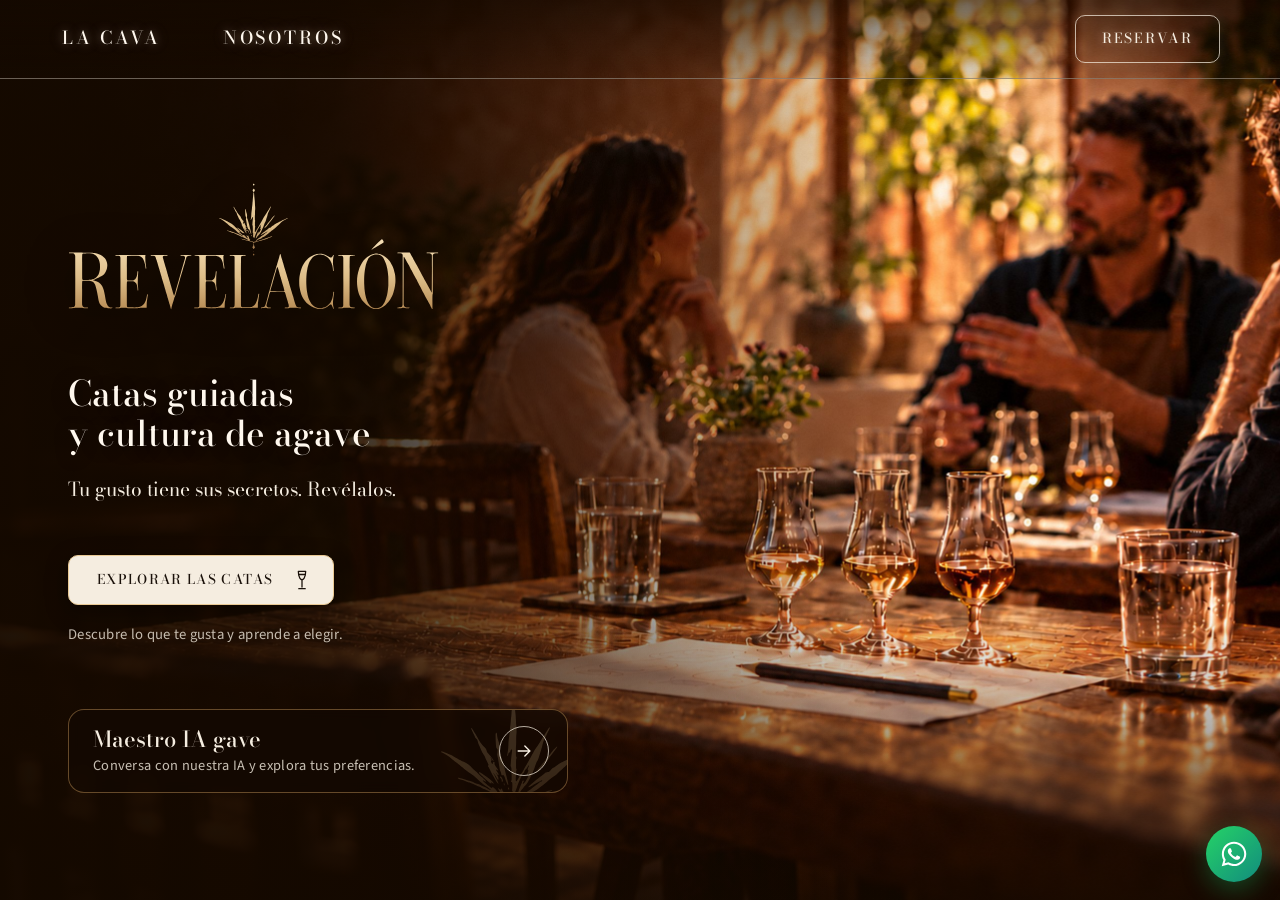
<file: index.html>
<!DOCTYPE html>
<html lang="es-MX">
<head>
<meta charset="UTF-8">
<meta name="viewport" content="width=device-width, initial-scale=1.0">
<title>Revelación — Catas guiadas y cultura de agave</title>
<meta name="description" content="Catas de tequila privadas, corporativas y a la medida en Querétaro y CDMX. Etiquetas con historia, carácter y origen.">
<link rel="canonical" href="https://www.revelacion.mx/">
<meta property="og:type" content="website">
<meta property="og:url" content="https://www.revelacion.mx/">
<meta property="og:title" content="Revelación — Catas guiadas y cultura de agave">
<meta property="og:description" content="Catas de tequila privadas, corporativas y a la medida en Querétaro y CDMX. Etiquetas con historia, carácter y origen.">
<meta property="og:image" content="https://www.revelacion.mx/images/og-revelacion-v2.jpg">
<meta property="og:image:width" content="1200">
<meta property="og:image:height" content="630">
<meta property="og:locale" content="es_MX">
<meta name="twitter:card" content="summary_large_image">
<meta name="twitter:title" content="Revelación — Catas guiadas y cultura de agave">
<meta name="twitter:description" content="Catas de tequila privadas, corporativas y a la medida en Querétaro y CDMX. Etiquetas con historia, carácter y origen.">
<meta name="twitter:image" content="https://www.revelacion.mx/images/og-revelacion-v2.jpg">
<link rel="preconnect" href="https://fonts.googleapis.com">
<link rel="preconnect" href="https://fonts.gstatic.com" crossorigin>
<link href="https://fonts.googleapis.com/css2?family=Bodoni+Moda:ital,opsz,wght@0,6..96,400..800;1,6..96,400..800&family=Source+Sans+3:ital,wght@0,300..700;1,300..700&display=swap" rel="stylesheet">
<link rel="stylesheet" href="./estilo.css">
</head>
<body class="home">

<header>
  <div class="nav">
    <a class="nav-home" href="index.html" aria-label="Inicio — Revelación"><img src="./images/agave-icono.svg" alt="" width="177" height="184"><img class="nav-wordmark" src="./images/revelacion-wordmark.svg" alt="" width="931" height="180"></a>
    <nav class="nav-links" aria-label="Principal">
      <a href="https://cavarevelacion.netlify.app/">La Cava</a>
      <a href="por-que-existimos.html">Nosotros</a>
    </nav>
    <a class="btn btn-outline btn-sm" href="https://wa.me/525527708659?text=Hola%2C%20quiero%20reservar%20una%20cata%20Revelaci%C3%B3n" target="_blank" rel="noopener">Reservar<svg class="ico-arrow" viewBox="0 0 24 24" fill="none" stroke="currentColor" stroke-width="1.6" stroke-linecap="round" aria-hidden="true"><path d="M5 12h14M13 6l6 6-6 6"/></svg></a>
  </div>
</header>

<!-- ================= HERO ================= -->
<section class="hero hero-home">
  <div class="hero-inner">
    <img class="hero-logo" src="./images/logo-revelacion-2026.svg" alt="Revelación" width="931" height="319">
    <h1 class="hero-title">Catas guiadas<br>y cultura de agave</h1>
    <p class="hero-slogan">Tu gusto tiene sus secretos. Revélalos.</p>
    <div class="hero-cta-home">
      <a class="btn btn-cream btn-lg" href="experiencias-cata.html">Explorar las catas
        <svg class="ico-copa" viewBox="0 0 24 24" fill="none" stroke="currentColor" stroke-width="1.4" stroke-linecap="round" stroke-linejoin="round" aria-hidden="true"><path d="M8 2.5h8c0 3.2-.5 5.8-1.6 7.4-.8 1.2-1.5 1.8-2.4 1.8s-1.6-.6-2.4-1.8C8.5 8.3 8 5.7 8 2.5z"/><path d="M8.3 6h7.4M12 11.7v8M8.5 21.5h7"/></svg>
      </a>
      <p class="hero-note">Descubre lo que te gusta y aprende a elegir.</p>
    </div>
  </div>
  <div class="wrap hero-band-wrap">
    <div class="maestro-band">
      <img src="./images/agave-icono.svg" alt="" width="177" height="184">
      <span class="mb-title">Maestro IA gave</span>
      <span class="mb-div" aria-hidden="true"></span>
      <p class="mb-text">Conversa con nuestra IA y explora tus preferencias.</p>
      <a class="btn btn-outline btn-band" href="maestro-ia-agave.html">Conversar con Maestro
        <svg viewBox="0 0 24 24" fill="none" stroke="currentColor" stroke-width="1.6" stroke-linecap="round" aria-hidden="true"><path d="M5 12h14M13 6l6 6-6 6"/></svg>
      </a>
    </div>
  </div>
</section>

<a class="wsp-float" href="https://wa.me/525527708659" target="_blank" rel="noopener" aria-label="WhatsApp">
  <svg viewBox="0 0 448 512"><path d="M380.9 97.1C339 55.1 283.2 32 223.9 32c-122.4 0-222 99.6-222 222 0 39.1 10.2 77.3 29.6 111L0 480l117.7-30.9c32.4 17.7 68.9 27 106.1 27h.1c122.3 0 224.1-99.6 224.1-222 0-59.3-25.2-115-67.1-157zm-157 341.6c-33.2 0-65.7-8.9-94-25.7l-6.7-4-69.8 18.3L72 359.6l-4.4-7c-18.5-29.4-28.2-63.3-28.2-98.2 0-101.7 82.8-184.5 184.6-184.5 49.3 0 95.6 19.2 130.4 54.1 34.8 34.9 56.2 81.2 56.1 130.5 0 101.8-84.9 184.6-186.6 184.6zm101.2-138.2c-5.5-2.8-32.8-16.2-37.9-18-5.1-1.9-8.8-2.8-12.5 2.8-3.7 5.6-14.3 18-17.6 21.8-3.2 3.7-6.5 4.2-12 1.4-32.6-16.3-54-29.1-75.5-66-5.7-9.8 5.7-9.1 16.3-30.3 1.8-3.7.9-6.9-.5-9.7-1.4-2.8-12.5-30.1-17.1-41.2-4.5-10.8-9.1-9.3-12.5-9.5-3.2-.2-6.9-.2-10.6-.2-3.7 0-9.7 1.4-14.8 6.9-5.1 5.6-19.4 19-19.4 46.3 0 27.3 19.9 53.7 22.6 57.4 2.8 3.7 39.1 59.7 94.8 83.8 35.2 15.2 49 16.5 66.6 13.9 10.7-1.6 32.8-13.4 37.4-26.4 4.6-13 4.6-24.1 3.2-26.4-1.3-2.5-5-3.9-10.5-6.6z"/></svg>
</a>

<script>
  var hd=document.querySelector('header');function sc(){hd.classList.toggle('scrolled',window.scrollY>40)}sc();window.addEventListener('scroll',sc,{passive:true});
  var mb=document.getElementById('menuBtn'),mm=document.getElementById('mobile-menu');
  if(mb)mb.addEventListener('click',function(){mm.classList.toggle('open')});
</script>
</body>
</html>
</file>
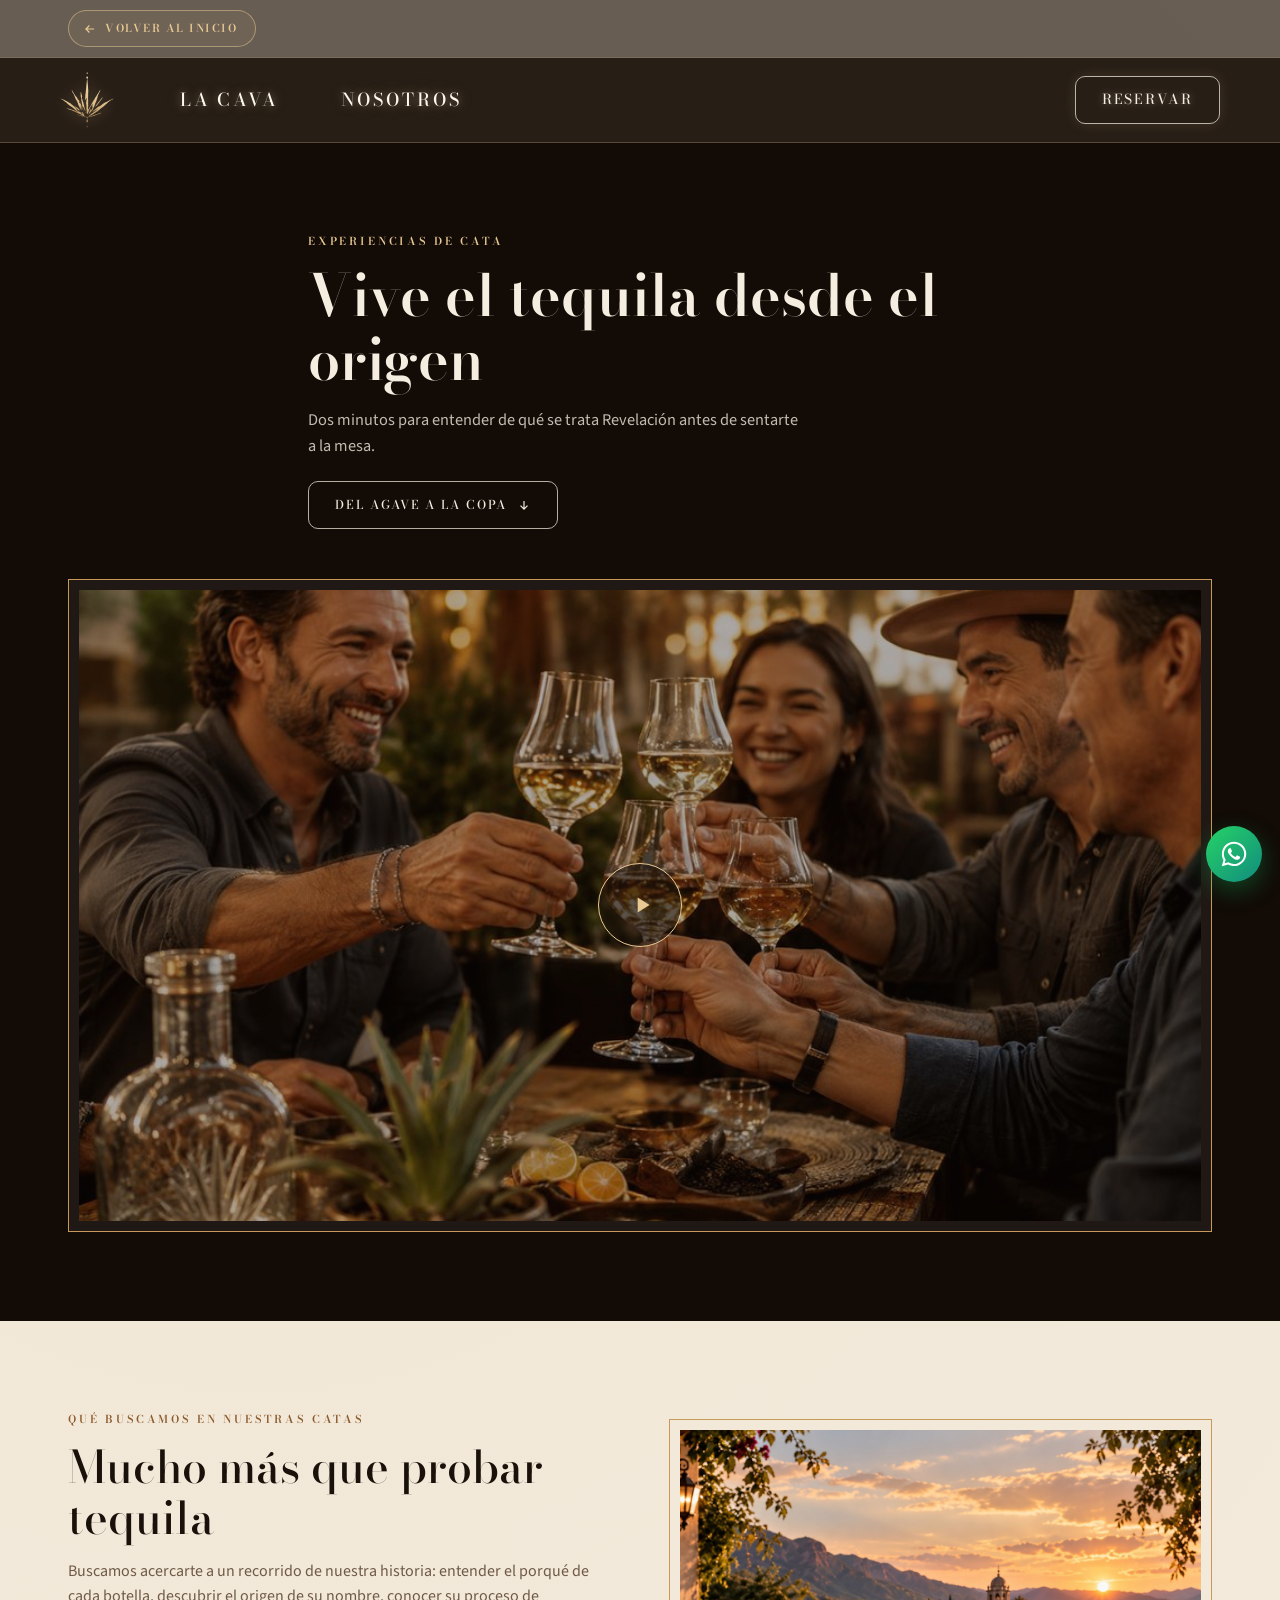
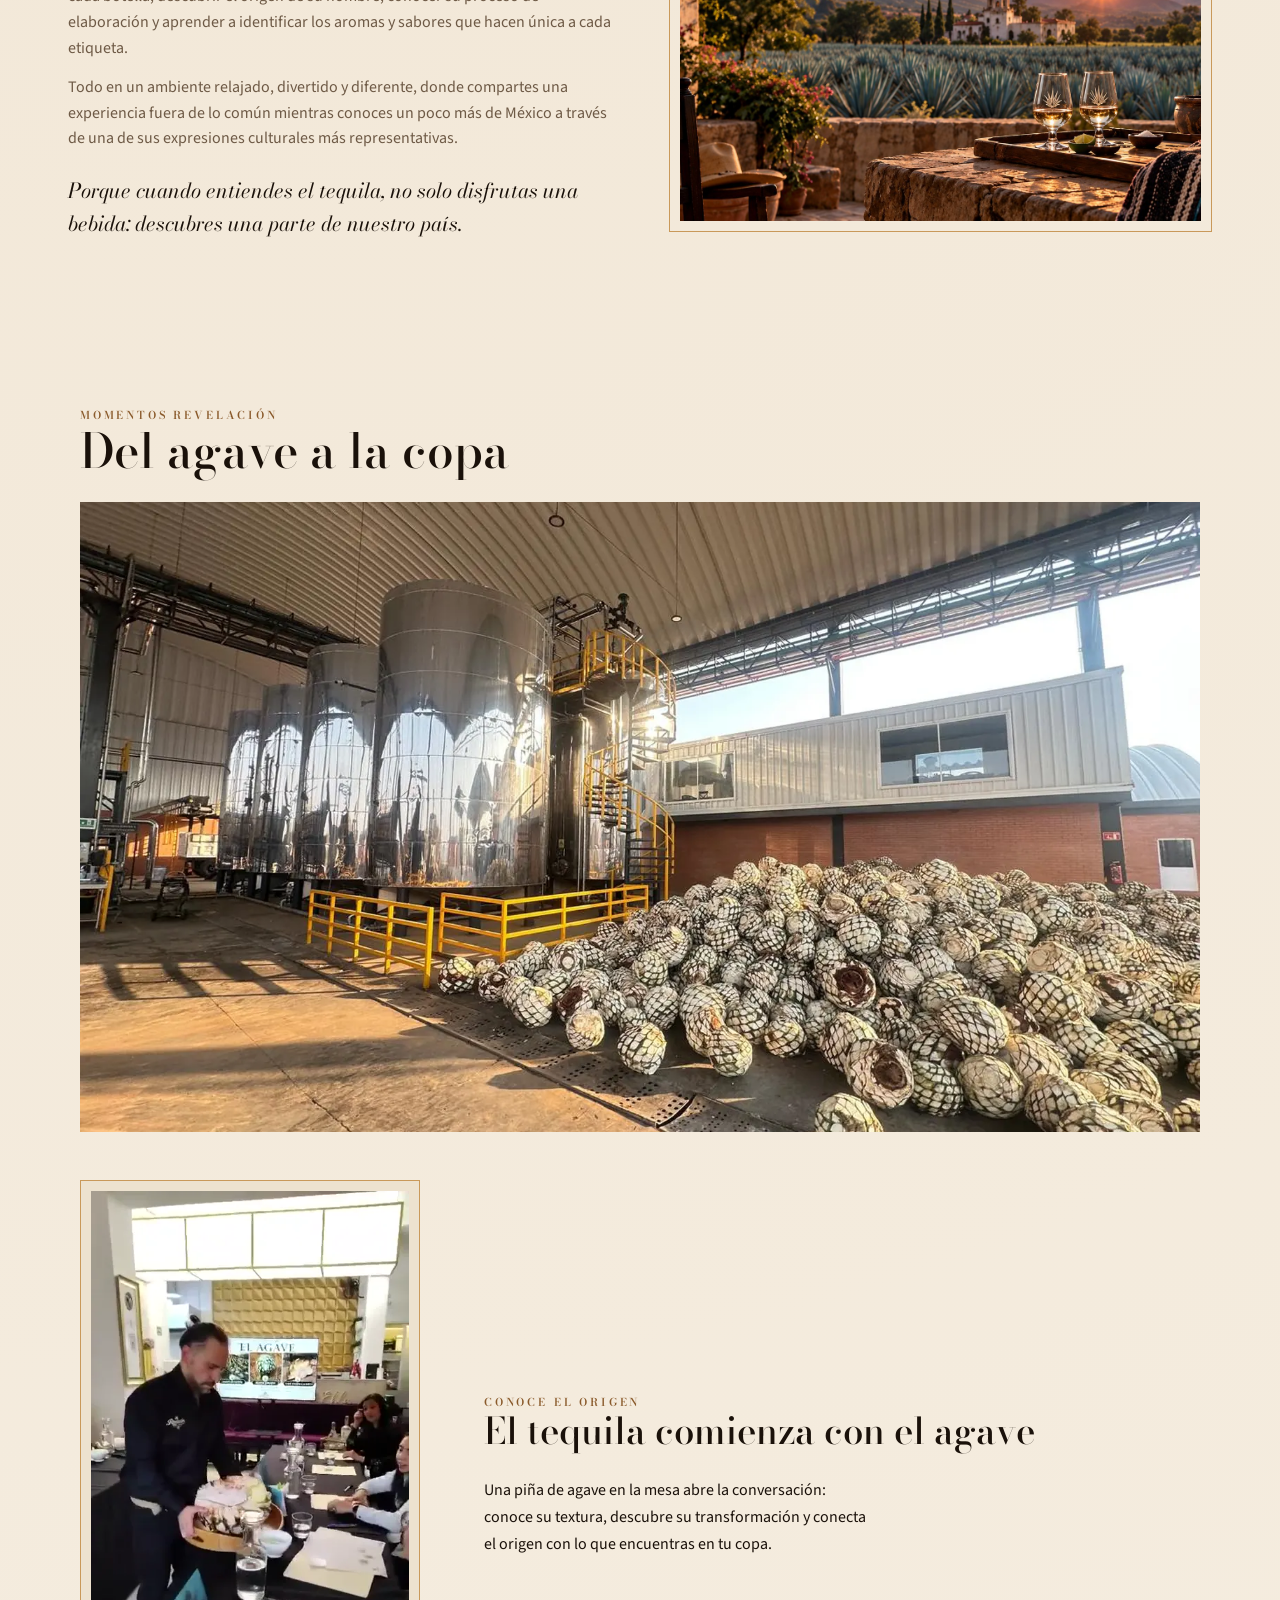
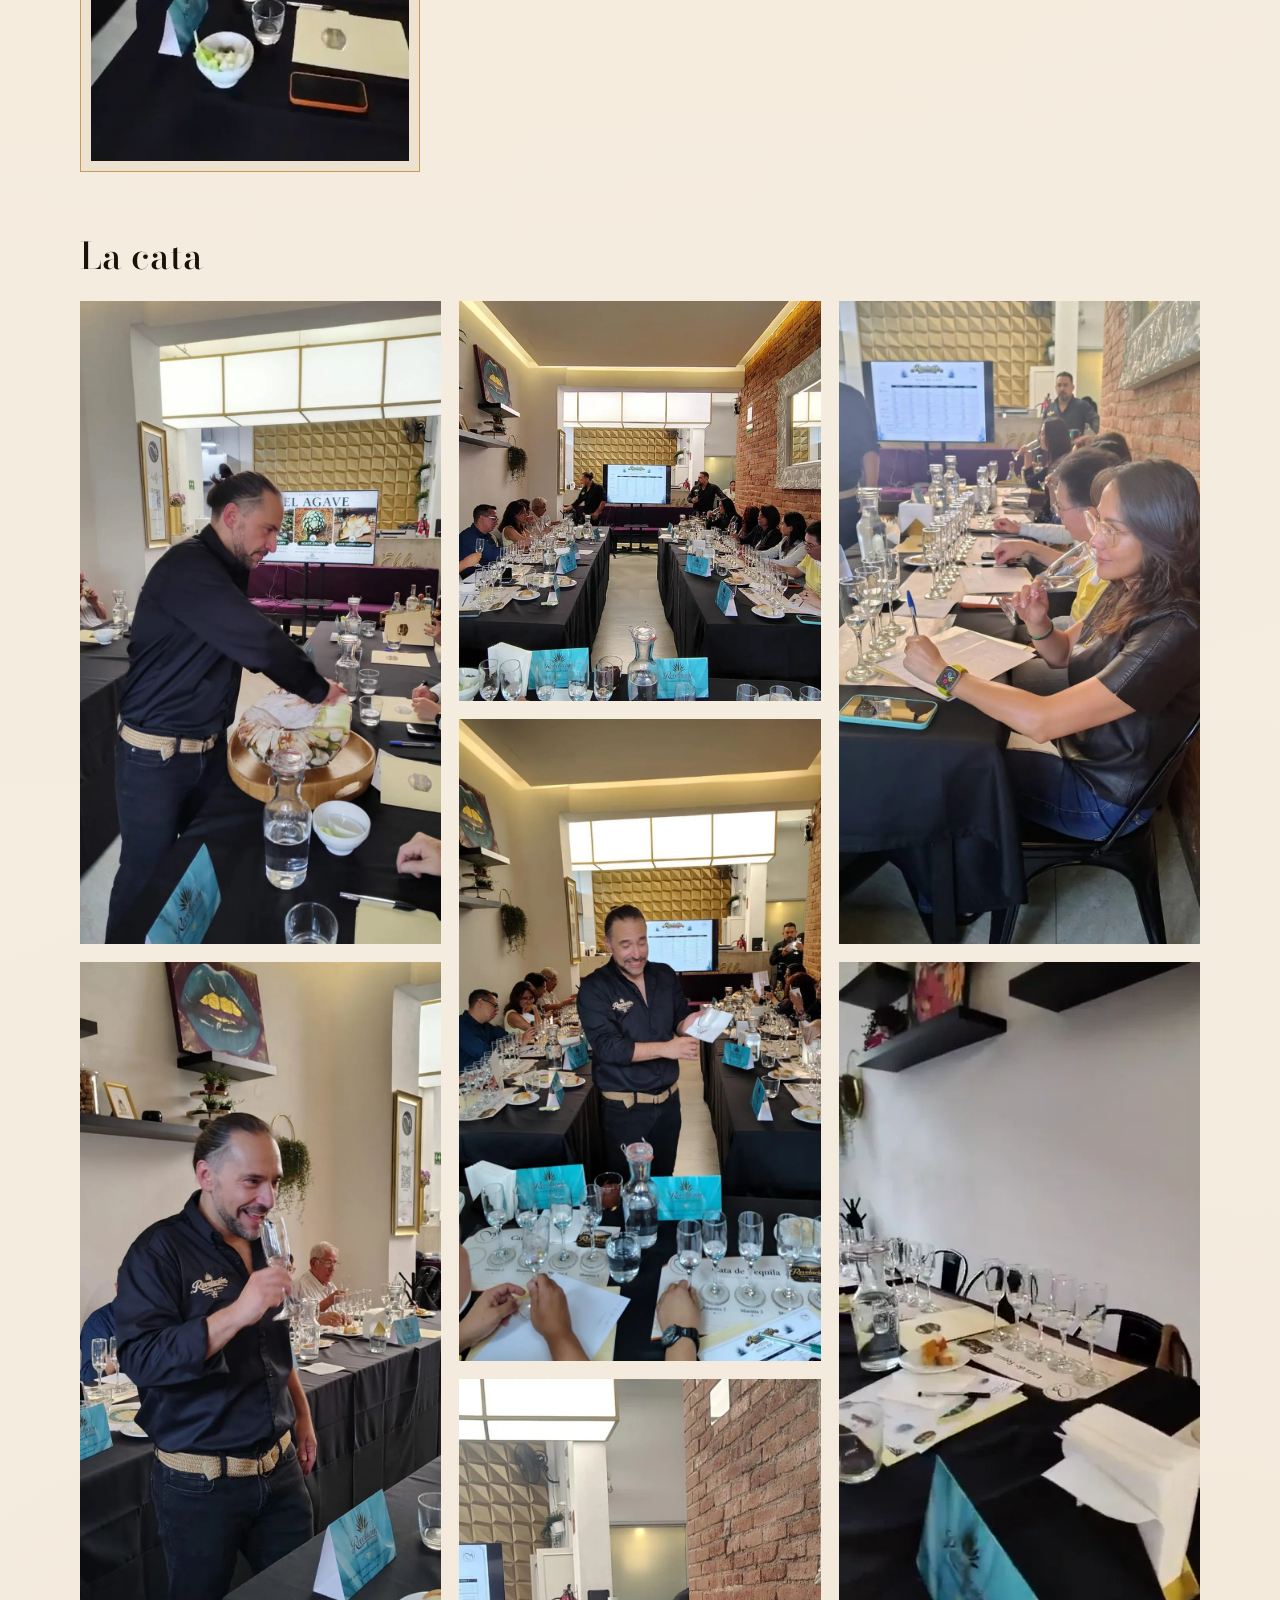
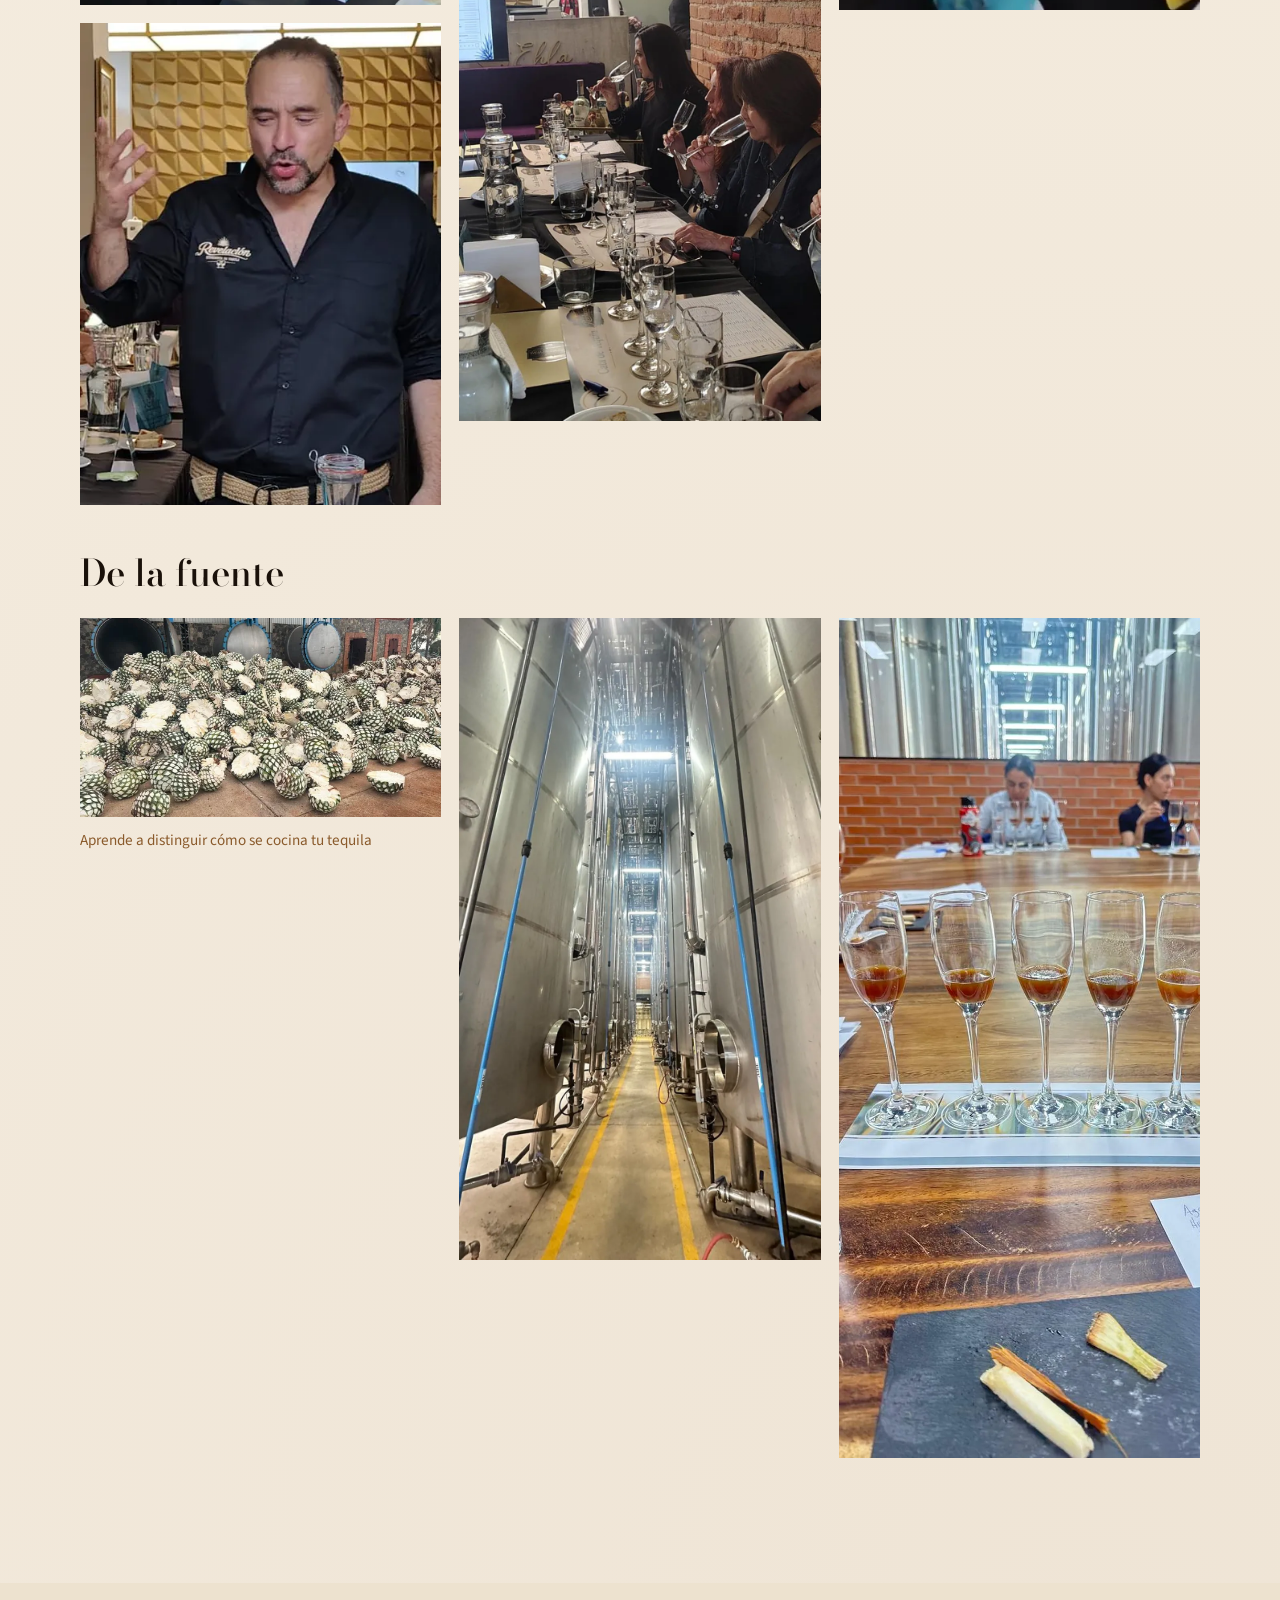
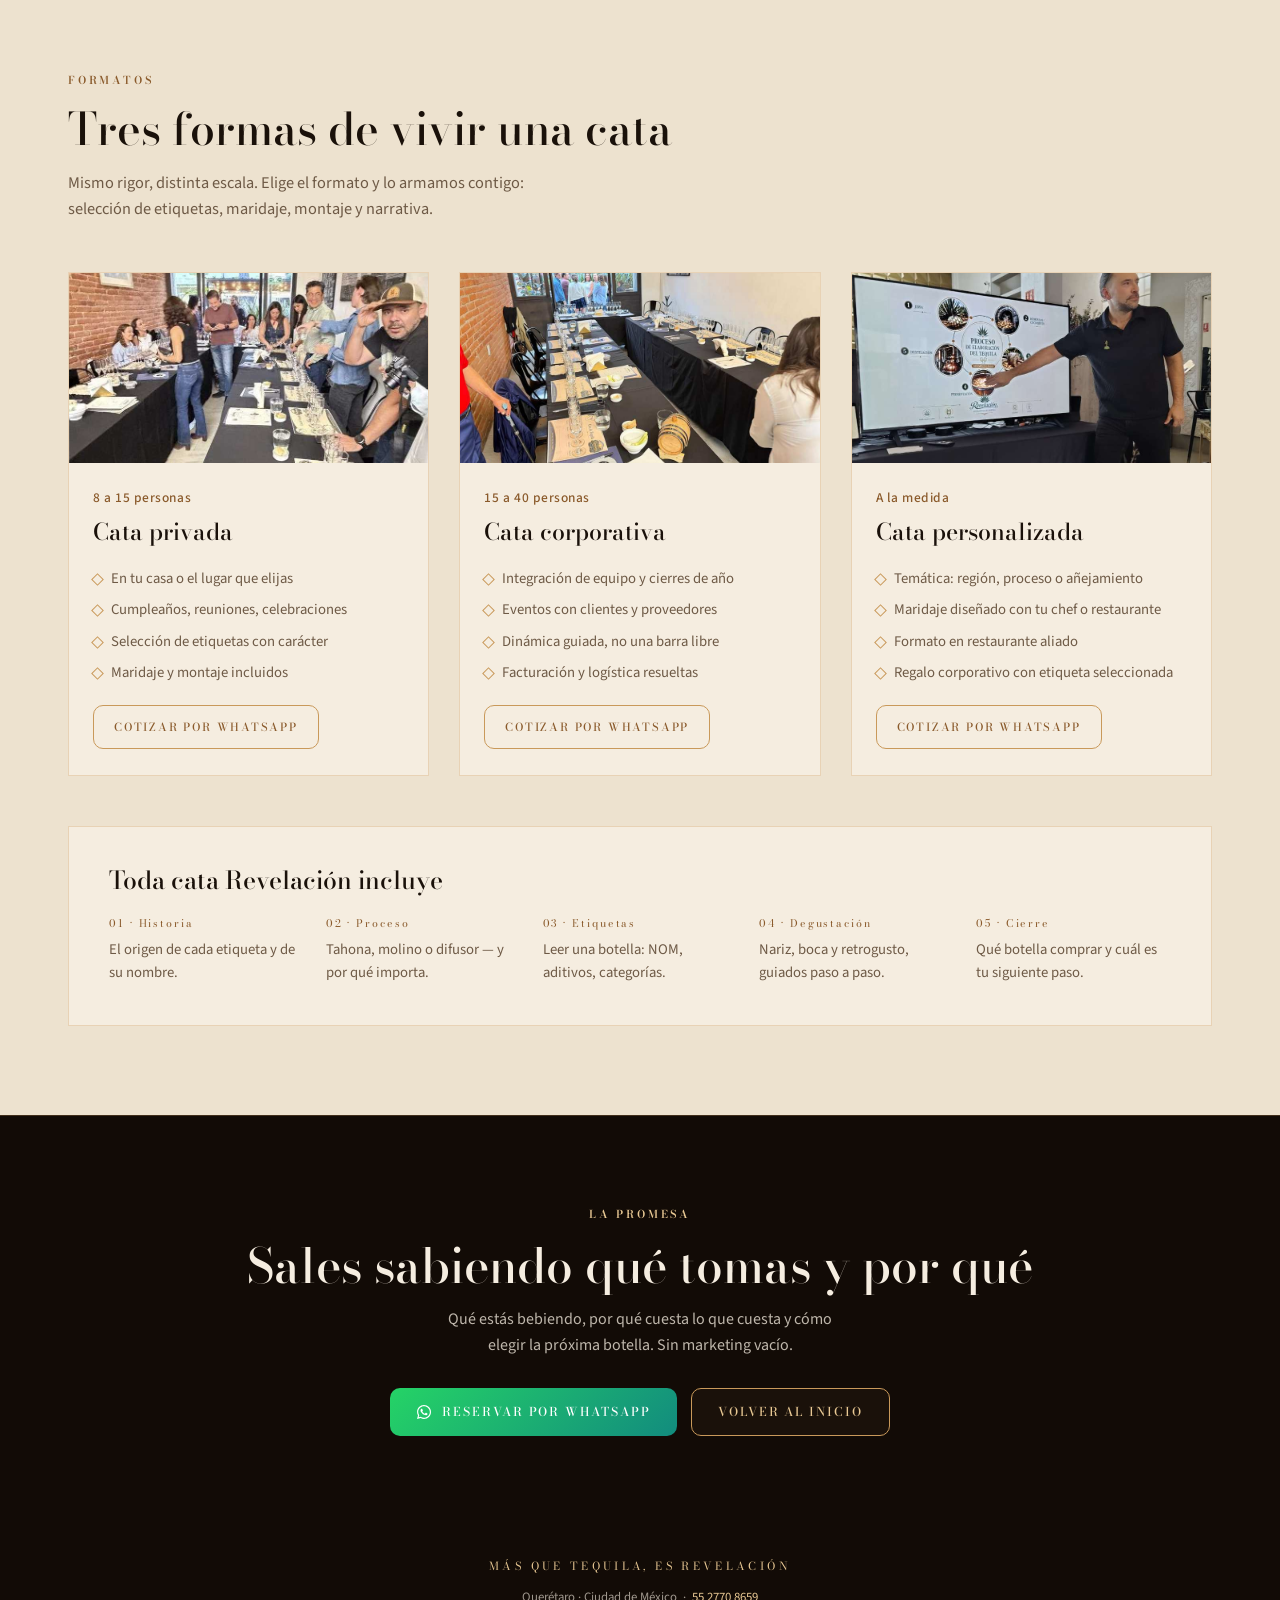
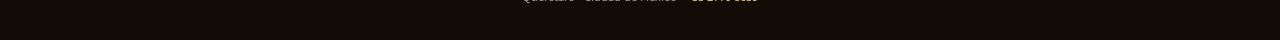
<file: experiencias-cata.html>
<!DOCTYPE html>
<html lang="es-MX">
<head>
<meta charset="UTF-8">
<script>try{var n=performance.getEntriesByType("navigation")[0];if((n&&n.type==="reload")||(!n&&performance.navigation&&performance.navigation.type===1)){location.replace("index.html")}}catch(e){}</script>
<meta name="viewport" content="width=device-width, initial-scale=1.0">
<title>Catas y experiencias — Revelación</title>
<meta name="description" content="Catas de tequila privadas, corporativas y personalizadas. Historia, proceso, lectura de etiquetas y degustación guiada.">
<link rel="canonical" href="https://www.revelacion.mx/experiencias-cata.html">
<meta property="og:type" content="website">
<meta property="og:url" content="https://www.revelacion.mx/experiencias-cata.html">
<meta property="og:title" content="Catas y experiencias — Revelación">
<meta property="og:description" content="Catas privadas, corporativas y personalizadas: historia, proceso, lectura de etiquetas y degustación guiada.">
<meta property="og:image" content="https://www.revelacion.mx/images/og-revelacion-v2.jpg">
<meta property="og:image:width" content="1200">
<meta property="og:image:height" content="630">
<meta property="og:locale" content="es_MX">
<meta name="twitter:card" content="summary_large_image">
<meta name="twitter:title" content="Catas y experiencias — Revelación">
<meta name="twitter:description" content="Catas privadas, corporativas y personalizadas: historia, proceso, lectura de etiquetas y degustación guiada.">
<meta name="twitter:image" content="https://www.revelacion.mx/images/og-revelacion-v2.jpg">
<link rel="preconnect" href="https://fonts.googleapis.com">
<link rel="preconnect" href="https://fonts.gstatic.com" crossorigin>
<link href="https://fonts.googleapis.com/css2?family=Bodoni+Moda:ital,opsz,wght@0,6..96,400..800;1,6..96,400..800&family=Source+Sans+3:ital,wght@0,300..700;1,300..700&display=swap" rel="stylesheet">
<link rel="stylesheet" href="./estilo.css">
</head>
<body>

<div class="back-strip"><div class="wrap"><a class="back-btn" href="index.html"><svg viewBox="0 0 24 24" fill="none" stroke="currentColor" stroke-width="2" aria-hidden="true"><path d="M19 12H5M11 18l-6-6 6-6"/></svg>Volver al inicio</a></div></div>

<header>
  <div class="nav">
    <a class="nav-home" href="index.html" aria-label="Inicio — Revelación"><img src="./images/agave-icono.svg" alt="" width="177" height="184"></a>
    <nav class="nav-links" aria-label="Principal">
      <a href="https://cavarevelacion.netlify.app/">La Cava</a>
      <a href="por-que-existimos.html">Nosotros</a>
    </nav>
    <a class="btn btn-outline btn-sm" href="https://wa.me/525527708659?text=Hola%2C%20quiero%20reservar%20una%20cata%20Revelaci%C3%B3n" target="_blank" rel="noopener">Reservar</a>
  </div>
</header>

<section class="band band-ink">
  <div class="wrap sec-head">
    <div class="eyebrow">Experiencias de cata</div>
    <h1 style="font-family:var(--serif);font-weight:600;line-height:1.1;font-size:clamp(2.2rem,4.6vw,3.6rem);color:var(--cream);margin:14px 0 16px">Vive el tequila desde el origen</h1>
    <p>Dos minutos para entender de qué se trata Revelación antes de sentarte a la mesa.</p>
    <a class="btn btn-outline" href="#rc-catas" style="margin-top:22px">Del agave a la copa <svg viewBox="0 0 24 24" fill="none" stroke="currentColor" stroke-width="2" aria-hidden="true"><path d="M12 5v14M6 13l6 6 6-6"/></svg></a>
  </div>
  <div class="wrap">
    <div class="video-block">
      <div class="video-poster" style="background-image:url(./images/experiencia_de_cata.jpg)" data-yt="zvZA4x-I6lY" role="button" tabindex="0" aria-label="Reproducir video">
        <span class="play"><svg viewBox="0 0 24 24"><path d="M8 5v14l11-7z"/></svg></span>
      </div>
    </div>
  </div>
</section>

<!-- ¿Qué buscamos? -->
<section class="band">
  <div class="wrap split">
    <div>
      <div class="eyebrow">Qué buscamos en nuestras catas</div>
      <h2>Mucho más que probar tequila</h2>
      <p style="margin-bottom:14px">Buscamos acercarte a un recorrido de nuestra historia: entender el porqué de cada botella, descubrir el origen de su nombre, conocer su proceso de elaboración y aprender a identificar los aromas y sabores que hacen única a cada etiqueta.</p>
      <p style="margin-bottom:14px">Todo en un ambiente relajado, divertido y diferente, donde compartes una experiencia fuera de lo común mientras conoces un poco más de México a través de una de sus expresiones culturales más representativas.</p>
      <p style="font-family:var(--serif);font-style:italic;font-size:1.3rem;color:var(--teal);margin-top:22px">Porque cuando entiendes el tequila, no solo disfrutas una bebida: descubres una parte de nuestro país.</p>
    </div>
    <div class="media"><div class="ph" style="background-image:url(./images/hero-terraza.jpg)"></div></div>
  </div>
</section>

<style>
#rc-catas{padding:clamp(40px,6vw,80px) 0;color:var(--ink);font-family:var(--sans)}
#rc-catas .rc-wrap{width:min(1120px,90%);margin:auto}
#rc-catas h2,#rc-catas h3{font-family:var(--serif);font-weight:500;line-height:1.12;margin:0 0 24px}
#rc-catas h2{font-size:clamp(2rem,4vw,3rem)}#rc-catas h3{font-size:clamp(1.6rem,3vw,2.3rem)}
#rc-catas .rc-photo{margin:0 0 18px;break-inside:avoid}#rc-catas a{display:block}
#rc-catas img{width:100%;height:auto;display:block}#rc-catas a:focus-visible{outline:3px solid var(--gold-dk);outline-offset:4px}
#rc-catas .rc-feature{display:grid;grid-template-columns:minmax(0,340px) 1fr;gap:clamp(24px,5vw,72px);align-items:center;margin:48px 0 64px}
#rc-catas .rc-frame{padding:10px;border:1px solid var(--gold);background:var(--cream-2)}
#rc-catas video{display:block;width:100%;height:auto}#rc-catas .rc-feature video{aspect-ratio:464/832;object-fit:contain}
#rc-catas .rc-feature p{max-width:48ch;line-height:1.7}#rc-catas .rc-grid{columns:3;column-gap:18px;margin-bottom:48px}
#rc-catas .rc-clip{break-inside:avoid;margin:0 0 18px}#rc-catas figcaption{font-size:.95rem;line-height:1.5;padding:12px 0;color:var(--gold-dk)}
#rc-catas .rc-lightbox{border:1px solid var(--gold);background:var(--espresso,#1a110a);color:var(--cream);padding:56px 60px 24px;width:min(1100px,96vw);max-width:96vw;max-height:96dvh;overflow:hidden}
#rc-catas .rc-lightbox::backdrop{background:rgba(0,0,0,.9)}#rc-catas .rc-lightbox img{width:100%;height:calc(86dvh - 90px);object-fit:contain;touch-action:none;transform-origin:center;position:relative;z-index:1;will-change:transform;cursor:zoom-in}
#rc-catas .rc-lightbox p{text-align:center;margin:14px 0 0}#rc-catas .rc-lightbox button{position:absolute;min-width:44px;min-height:44px;border:1px solid var(--gold);background:var(--espresso,#1a110a);color:var(--cream);font:inherit;cursor:pointer;z-index:2}
#rc-catas .rc-close{top:8px;right:8px}#rc-catas .rc-prev{top:45%;left:8px}#rc-catas .rc-next{top:45%;right:8px}
@media(max-width:850px){#rc-catas .rc-grid{columns:2}}
@media(max-width:600px){#rc-catas .rc-feature{grid-template-columns:1fr}#rc-catas .rc-frame{padding:6px}#rc-catas .rc-grid{columns:2;column-gap:10px}#rc-catas .rc-grid .rc-photo,#rc-catas .rc-clip{margin-bottom:10px}#rc-catas .rc-lightbox{padding:58px 48px 20px}}
#rc-catas .rc-hero img{aspect-ratio:16/9;object-fit:cover;max-height:72vh}@media(max-width:600px){#rc-catas .rc-hero img{aspect-ratio:4/3}}
html{scroll-behavior:smooth}#rc-catas{scroll-margin-top:84px}
</style>
<!-- Inicio de la nueva sección: pegar antes de «Promesa + CTA». -->
<section id="rc-catas" aria-labelledby="rc-title"><div class="rc-wrap">
<div class="eyebrow">Momentos Revelación</div><h2 id="rc-title">Del agave a la copa</h2>
<figure class="rc-photo rc-hero"><a href="images/catas/01-hero-tanques-pinas.webp" data-rc-photo><img src="images/catas/01-hero-tanques-pinas.webp" width="1600" height="1200" alt="Tanques de acero y piñas de agave en la destilería" fetchpriority="high" decoding="async"></a></figure><div class="rc-feature"><div class="rc-frame"><video autoplay loop muted playsinline preload="none" poster="images/catas/video-agave-poster.webp" data-rc-video aria-label="La piña de agave durante la cata"><source data-src="images/catas/video-agave.mp4" type="video/mp4"></video></div><div><div class="eyebrow">Conoce el origen</div><h3>El tequila comienza con el agave</h3><p>Una piña de agave en la mesa abre la conversación: conoce su textura, descubre su transformación y conecta el origen con lo que encuentras en tu copa.</p></div></div>
<h3>La cata</h3><div class="rc-grid"><figure class="rc-photo"><a href="images/catas/02-agave-charola.webp" data-rc-photo><img src="images/catas/02-agave-charola-thumb.webp" srcset="images/catas/02-agave-charola-thumb.webp 337w, images/catas/02-agave-charola.webp 899w" sizes="(max-width:600px) 45vw, (max-width:850px) 45vw, 360px" width="337" height="600" alt="El guía muestra una piña de agave abierta sobre una charola" loading="lazy" decoding="async"></a></figure><figure class="rc-photo"><a href="images/catas/03-catador-oliendo.webp" data-rc-photo><img src="images/catas/03-catador-oliendo-thumb.webp" srcset="images/catas/03-catador-oliendo-thumb.webp 338w, images/catas/03-catador-oliendo.webp 900w" sizes="(max-width:600px) 45vw, (max-width:850px) 45vw, 360px" width="338" height="600" alt="Catador reconoce los aromas del tequila en una copa" loading="lazy" decoding="async"></a></figure><figure class="rc-photo"><a href="images/catas/04-catador-explicando.webp" data-rc-photo><img src="images/catas/04-catador-explicando-thumb.webp" srcset="images/catas/04-catador-explicando-thumb.webp 450w, images/catas/04-catador-explicando.webp 1200w" sizes="(max-width:600px) 45vw, (max-width:850px) 45vw, 360px" width="450" height="600" alt="El guía explica los aromas y sabores durante la cata" loading="lazy" decoding="async"></a></figure><figure class="rc-photo"><a href="images/catas/05-dos-mesas.webp" data-rc-photo><img src="images/catas/05-dos-mesas-thumb.webp" srcset="images/catas/05-dos-mesas-thumb.webp 543w, images/catas/05-dos-mesas.webp 1449w" sizes="(max-width:600px) 45vw, (max-width:850px) 45vw, 360px" width="543" height="600" alt="Participantes reunidos alrededor de dos mesas de degustación" loading="lazy" decoding="async"></a></figure><figure class="rc-photo"><a href="images/catas/06-mesa-muestras.webp" data-rc-photo><img src="images/catas/06-mesa-muestras-thumb.webp" srcset="images/catas/06-mesa-muestras-thumb.webp 338w, images/catas/06-mesa-muestras.webp 900w" sizes="(max-width:600px) 45vw, (max-width:850px) 45vw, 360px" width="338" height="600" alt="El guía presenta una muestra frente a las copas de cata" loading="lazy" decoding="async"></a></figure><figure class="rc-photo"><a href="images/catas/07-invitadas-oliendo.webp" data-rc-photo><img src="images/catas/07-invitadas-oliendo-thumb.webp" srcset="images/catas/07-invitadas-oliendo-thumb.webp 338w, images/catas/07-invitadas-oliendo.webp 900w" sizes="(max-width:600px) 45vw, (max-width:850px) 45vw, 360px" width="338" height="600" alt="Invitadas exploran los aromas del tequila en sus copas" loading="lazy" decoding="async"></a></figure><figure class="rc-photo"><a href="images/catas/08-invitada-lentes.webp" data-rc-photo><img src="images/catas/08-invitada-lentes-thumb.webp" srcset="images/catas/08-invitada-lentes-thumb.webp 338w, images/catas/08-invitada-lentes.webp 900w" sizes="(max-width:600px) 45vw, (max-width:850px) 45vw, 360px" width="338" height="600" alt="Una invitada con lentes reconoce los aromas de su copa" loading="lazy" decoding="async"></a></figure><div class="rc-clip"><video autoplay loop muted playsinline preload="none" poster="images/catas/video-montaje-poster.webp" data-rc-video aria-label="Montaje de las mesas de cata"><source data-src="images/catas/video-montaje.mp4" type="video/mp4"></video></div></div><h3>De la fuente</h3><div class="rc-grid"><figure class="rc-photo"><a href="images/catas/09-pinas-autoclaves.webp" data-rc-photo><img src="images/catas/09-pinas-autoclaves-thumb.webp" srcset="images/catas/09-pinas-autoclaves-thumb.webp 600w, images/catas/09-pinas-autoclaves.webp 1600w" sizes="(max-width:600px) 45vw, (max-width:850px) 45vw, 360px" width="600" height="331" alt="Piñas de agave frente a las autoclaves de cocción" loading="lazy" decoding="async"></a><figcaption>Aprende a distinguir cómo se cocina tu tequila</figcaption></figure><figure class="rc-photo"><a href="images/catas/10-pasillo-tanques.webp" data-rc-photo><img src="images/catas/10-pasillo-tanques-thumb.webp" srcset="images/catas/10-pasillo-tanques-thumb.webp 338w, images/catas/10-pasillo-tanques.webp 900w" sizes="(max-width:600px) 45vw, (max-width:850px) 45vw, 360px" width="338" height="600" alt="Pasillo entre grandes tanques de acero de la destilería" loading="lazy" decoding="async"></a></figure><figure class="rc-photo"><a href="images/catas/11-copas-fibra.webp" data-rc-photo><img src="images/catas/11-copas-fibra-thumb.webp" srcset="images/catas/11-copas-fibra-thumb.webp 258w, images/catas/11-copas-fibra.webp 688w" sizes="(max-width:600px) 45vw, (max-width:850px) 45vw, 360px" width="258" height="600" alt="Copas con muestras de agave y fibras sobre una pizarra" loading="lazy" decoding="async"></a></figure></div></div>
<dialog class="rc-lightbox" aria-label="Galería de fotos ampliadas"><button class="rc-close" type="button" aria-label="Cerrar galería">×</button><button class="rc-prev" type="button" aria-label="Foto anterior">‹</button><img alt=""><button class="rc-next" type="button" aria-label="Foto siguiente">›</button></dialog>
</section>
<script>
(()=>{
 if('scrollRestoration' in history)history.scrollRestoration='manual';
 if(location.hash){history.replaceState(null,'',location.pathname+location.search);const top=()=>window.scrollTo({top:0,behavior:'instant'});top();addEventListener('load',top);}
 document.querySelectorAll('a[href="#rc-catas"]').forEach(a=>a.addEventListener('click',e=>{const t=document.getElementById('rc-catas');if(!t)return;e.preventDefault();t.scrollIntoView({behavior:'smooth'});}));
 const root=document.getElementById('rc-catas');if(!root)return;
 const links=[...root.querySelectorAll('[data-rc-photo]')],box=root.querySelector('dialog'),large=box.querySelector('img');
 let index=0,trigger=null,touchX=null,touchY=null;
 const show=n=>{index=(n+links.length)%links.length;large.src=links[index].href;large.alt=links[index].querySelector('img').alt;reset();};
 links.forEach((a,i)=>a.addEventListener('click',e=>{if(!box.showModal)return;e.preventDefault();trigger=a;show(i);box.showModal();}));
 box.querySelector('.rc-close').onclick=()=>box.close();box.querySelector('.rc-prev').onclick=()=>show(index-1);box.querySelector('.rc-next').onclick=()=>show(index+1);
 box.addEventListener('keydown',e=>{if(e.key==='ArrowLeft'){e.preventDefault();show(index-1);}if(e.key==='ArrowRight'){e.preventDefault();show(index+1);}});
 box.addEventListener('click',e=>{if(e.target===box){const r=box.getBoundingClientRect();if(e.clientX<r.left||e.clientX>r.right||e.clientY<r.top||e.clientY>r.bottom)box.close();}});
 box.addEventListener('close',()=>{if(trigger)trigger.focus();});
 let sc=1,tx=0,ty=0,pinch=null,pan=null,lastTap=0;
 const apply=()=>{large.style.transform=sc>1?'translate('+tx+'px,'+ty+'px) scale('+sc+')':'';large.style.cursor=sc>1?'zoom-out':'zoom-in';};
 function reset(){sc=1;tx=0;ty=0;apply();}
 const clamp=()=>{const mx=large.clientWidth*(sc-1)/2,my=large.clientHeight*(sc-1)/2;tx=Math.max(-mx,Math.min(mx,tx));ty=Math.max(-my,Math.min(my,ty));};
 const toggle=()=>{if(sc>1)reset();else{sc=2.5;apply();}};
 const dist=t=>Math.hypot(t[0].clientX-t[1].clientX,t[0].clientY-t[1].clientY);
 large.addEventListener('gesturestart',e=>e.preventDefault());
 let lastTouch=0;large.addEventListener('touchstart',()=>{lastTouch=Date.now();},{passive:true});
 large.addEventListener('dblclick',()=>{if(Date.now()-lastTouch>800)toggle();});
 large.addEventListener('touchstart',e=>{if(e.touches.length===2){pinch={d:dist(e.touches),s:sc};pan=null;}else if(e.touches.length===1&&!pinch){pan={x:e.touches[0].clientX,y:e.touches[0].clientY,tx,ty};}},{passive:true});
 large.addEventListener('touchmove',e=>{if(pinch&&e.touches.length===2){e.preventDefault();sc=Math.min(4,Math.max(1,pinch.s*dist(e.touches)/pinch.d));clamp();apply();}else if(pan&&e.touches.length===1&&sc>1){e.preventDefault();tx=pan.tx+e.touches[0].clientX-pan.x;ty=pan.ty+e.touches[0].clientY-pan.y;clamp();apply();}},{passive:false});
 large.addEventListener('touchend',e=>{if(pinch){if(e.touches.length<2){pinch=null;if(sc<1.05)reset();pan=e.touches.length===1?{x:e.touches[0].clientX,y:e.touches[0].clientY,tx,ty,noTap:true}:null;}return;}if(!pan)return;const t=e.changedTouches[0],dx=t.clientX-pan.x,dy=t.clientY-pan.y,p=pan;pan=null;if(sc===1&&Math.abs(dx)>50&&Math.abs(dx)>Math.abs(dy)){show(index+(dx<0?1:-1));return;}if(!p.noTap&&Math.abs(dx)<10&&Math.abs(dy)<10){const now=Date.now();if(now-lastTap<300){toggle();lastTap=0;}else lastTap=now;}},{passive:true});
 box.addEventListener('close',reset);
 const load=v=>{const s=v.querySelector('source[data-src]');if(s){s.src=s.dataset.src;s.removeAttribute('data-src');v.load();}if(v.autoplay)v.play().catch(()=>{});};
 const videos=[...root.querySelectorAll('[data-rc-video]')];
 if('IntersectionObserver'in window){const observer=new IntersectionObserver(entries=>entries.forEach(({target,isIntersecting})=>{if(isIntersecting)load(target);else if(target.autoplay)target.pause();}),{rootMargin:'150px'});videos.forEach(v=>observer.observe(v));}else videos.forEach(load);
})();
</script>
<!-- Fin de la nueva sección. -->

<!-- Formatos -->
<section class="band band-alt">
  <div class="wrap">
    <div class="sec-head">
      <div class="eyebrow">Formatos</div>
      <h2>Tres formas de vivir una cata</h2>
      <p>Mismo rigor, distinta escala. Elige el formato y lo armamos contigo: selección de etiquetas, maridaje, montaje y narrativa.</p>
    </div>

    <div class="formatos">
      <article class="fcard">
        <div class="img" style="background-image:url(./images/cata-mesa-invitados.jpg)"></div>
        <div class="in">
          <span class="who">8 a 15 personas</span>
          <h3>Cata privada</h3>
          <ul>
            <li>En tu casa o el lugar que elijas</li>
            <li>Cumpleaños, reuniones, celebraciones</li>
            <li>Selección de etiquetas con carácter</li>
            <li>Maridaje y montaje incluidos</li>
          </ul>
          <div class="foot"><a class="btn btn-ghost btn-sm" href="https://wa.me/525527708659?text=Hola%2C%20quiero%20cotizar%20una%20cata%20privada" target="_blank" rel="noopener">Cotizar por WhatsApp</a></div>
        </div>
      </article>

      <article class="fcard">
        <div class="img" style="background-image:url(./images/cata-montaje-mesas.jpg)"></div>
        <div class="in">
          <span class="who">15 a 40 personas</span>
          <h3>Cata corporativa</h3>
          <ul>
            <li>Integración de equipo y cierres de año</li>
            <li>Eventos con clientes y proveedores</li>
            <li>Dinámica guiada, no una barra libre</li>
            <li>Facturación y logística resueltas</li>
          </ul>
          <div class="foot"><a class="btn btn-ghost btn-sm" href="https://wa.me/525527708659?text=Hola%2C%20quiero%20cotizar%20una%20cata%20corporativa" target="_blank" rel="noopener">Cotizar por WhatsApp</a></div>
        </div>
      </article>

      <article class="fcard">
        <div class="img" style="background-image:url(./images/cata-proceso-david.jpg)"></div>
        <div class="in">
          <span class="who">A la medida</span>
          <h3>Cata personalizada</h3>
          <ul>
            <li>Temática: región, proceso o añejamiento</li>
            <li>Maridaje diseñado con tu chef o restaurante</li>
            <li>Formato en restaurante aliado</li>
            <li>Regalo corporativo con etiqueta seleccionada</li>
          </ul>
          <div class="foot"><a class="btn btn-ghost btn-sm" href="https://wa.me/525527708659?text=Hola%2C%20quiero%20una%20cata%20personalizada" target="_blank" rel="noopener">Cotizar por WhatsApp</a></div>
        </div>
      </article>
    </div>

    <div class="incluye">
      <h3>Toda cata Revelación incluye</h3>
      <div class="inc-grid">
        <div class="inc-item"><span class="k">01 · Historia</span><p>El origen de cada etiqueta y de su nombre.</p></div>
        <div class="inc-item"><span class="k">02 · Proceso</span><p>Tahona, molino o difusor — y por qué importa.</p></div>
        <div class="inc-item"><span class="k">03 · Etiquetas</span><p>Leer una botella: NOM, aditivos, categorías.</p></div>
        <div class="inc-item"><span class="k">04 · Degustación</span><p>Nariz, boca y retrogusto, guiados paso a paso.</p></div>
        <div class="inc-item"><span class="k">05 · Cierre</span><p>Qué botella comprar y cuál es tu siguiente paso.</p></div>
      </div>
    </div>
  </div>
</section>


<!-- Promesa + CTA -->
<section class="band-ink" style="border-top:1px solid rgba(201,153,90,.25)">
  <div class="wrap cta-final">
    <div class="eyebrow">La promesa</div>
    <h2>Sales sabiendo qué tomas y por qué</h2>
    <p>Qué estás bebiendo, por qué cuesta lo que cuesta y cómo elegir la próxima botella. Sin marketing vacío.</p>
    <div class="row">
      <a class="btn btn-wsp" href="https://wa.me/525527708659?text=Hola%2C%20quiero%20reservar%20una%20cata" target="_blank" rel="noopener">
        <svg viewBox="0 0 448 512" fill="#fff" style="width:16px;height:16px"><path d="M380.9 97.1C339 55.1 283.2 32 223.9 32c-122.4 0-222 99.6-222 222 0 39.1 10.2 77.3 29.6 111L0 480l117.7-30.9c32.4 17.7 68.9 27 106.1 27h.1c122.3 0 224.1-99.6 224.1-222 0-59.3-25.2-115-67.1-157zm-157 341.6c-33.2 0-65.7-8.9-94-25.7l-6.7-4-69.8 18.3L72 359.6l-4.4-7c-18.5-29.4-28.2-63.3-28.2-98.2 0-101.7 82.8-184.5 184.6-184.5 49.3 0 95.6 19.2 130.4 54.1 34.8 34.9 56.2 81.2 56.1 130.5 0 101.8-84.9 184.6-186.6 184.6zm101.2-138.2c-5.5-2.8-32.8-16.2-37.9-18-5.1-1.9-8.8-2.8-12.5 2.8-3.7 5.6-14.3 18-17.6 21.8-3.2 3.7-6.5 4.2-12 1.4-32.6-16.3-54-29.1-75.5-66-5.7-9.8 5.7-9.1 16.3-30.3 1.8-3.7.9-6.9-.5-9.7-1.4-2.8-12.5-30.1-17.1-41.2-4.5-10.8-9.1-9.3-12.5-9.5-3.2-.2-6.9-.2-10.6-.2-3.7 0-9.7 1.4-14.8 6.9-5.1 5.6-19.4 19-19.4 46.3 0 27.3 19.9 53.7 22.6 57.4 2.8 3.7 39.1 59.7 94.8 83.8 35.2 15.2 49 16.5 66.6 13.9 10.7-1.6 32.8-13.4 37.4-26.4 4.6-13 4.6-24.1 3.2-26.4-1.3-2.5-5-3.9-10.5-6.6z"/></svg>
        Reservar por WhatsApp
      </a>
      <a class="btn btn-dark" href="index.html" style="border-color:var(--gold)">Volver al inicio</a>
    </div>
  </div>
</section>

<footer>
  <div class="wrap">
    <div class="lockup">Más que tequila, es Revelación</div>
    <div class="meta">Querétaro · Ciudad de México &nbsp;·&nbsp; <a href="https://wa.me/525527708659" target="_blank" rel="noopener">55 2770 8659</a></div>
  </div>
</footer>

<a class="wsp-float" href="https://wa.me/525527708659" target="_blank" rel="noopener" aria-label="WhatsApp">
  <svg viewBox="0 0 448 512"><path d="M380.9 97.1C339 55.1 283.2 32 223.9 32c-122.4 0-222 99.6-222 222 0 39.1 10.2 77.3 29.6 111L0 480l117.7-30.9c32.4 17.7 68.9 27 106.1 27h.1c122.3 0 224.1-99.6 224.1-222 0-59.3-25.2-115-67.1-157zm-157 341.6c-33.2 0-65.7-8.9-94-25.7l-6.7-4-69.8 18.3L72 359.6l-4.4-7c-18.5-29.4-28.2-63.3-28.2-98.2 0-101.7 82.8-184.5 184.6-184.5 49.3 0 95.6 19.2 130.4 54.1 34.8 34.9 56.2 81.2 56.1 130.5 0 101.8-84.9 184.6-186.6 184.6zm101.2-138.2c-5.5-2.8-32.8-16.2-37.9-18-5.1-1.9-8.8-2.8-12.5 2.8-3.7 5.6-14.3 18-17.6 21.8-3.2 3.7-6.5 4.2-12 1.4-32.6-16.3-54-29.1-75.5-66-5.7-9.8 5.7-9.1 16.3-30.3 1.8-3.7.9-6.9-.5-9.7-1.4-2.8-12.5-30.1-17.1-41.2-4.5-10.8-9.1-9.3-12.5-9.5-3.2-.2-6.9-.2-10.6-.2-3.7 0-9.7 1.4-14.8 6.9-5.1 5.6-19.4 19-19.4 46.3 0 27.3 19.9 53.7 22.6 57.4 2.8 3.7 39.1 59.7 94.8 83.8 35.2 15.2 49 16.5 66.6 13.9 10.7-1.6 32.8-13.4 37.4-26.4 4.6-13 4.6-24.1 3.2-26.4-1.3-2.5-5-3.9-10.5-6.6z"/></svg>
</a>

<script>
  var mb=document.getElementById('menuBtn'),mm=document.getElementById('mobile-menu');
  if(mb)mb.addEventListener('click',function(){mm.classList.toggle('open')});
  // Facade de YouTube: la miniatura carga ligera y el video se abre EN LA MISMA PÁGINA
  document.querySelectorAll('[data-yt]').forEach(function(el){
    el.addEventListener('click',function(){
      var id=el.getAttribute('data-yt');
      el.classList.add('playing');
      el.innerHTML='<iframe src="https://www.youtube-nocookie.com/embed/'+id+'?autoplay=1&rel=0&modestbranding=1" title="Video Revelación" allow="autoplay; encrypted-media; picture-in-picture" allowfullscreen></iframe>';
    });
  });
</script>
</body>
</html>
</file>
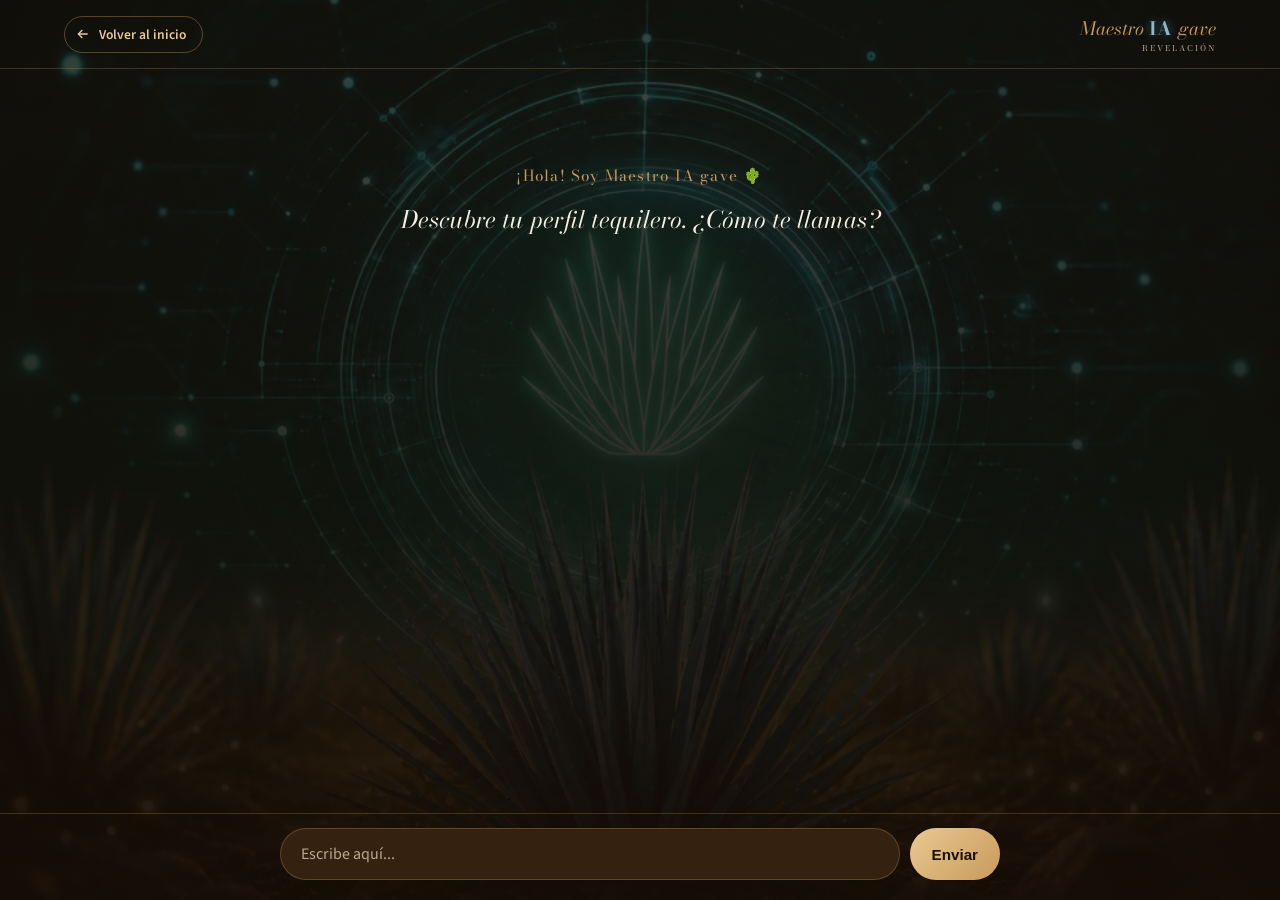
<file: maestro-ia-agave.html>
<!DOCTYPE html>
<html lang="es-MX">
<head>
<meta charset="UTF-8">
<script>try{var n=performance.getEntriesByType("navigation")[0];if((n&&n.type==="reload")||(!n&&performance.navigation&&performance.navigation.type===1)){location.replace("index.html")}}catch(e){}</script>
<meta name="viewport" content="width=device-width, initial-scale=1.0">
<title>Maestro IA gave — Revelación</title>
<meta name="description" content="Conversa con el Maestro IA gave, el guía de tequila con IA de Revelación: pregúntale lo que quieras y explora tus preferencias.">
<meta property="og:type" content="website">
<meta property="og:url" content="https://www.revelacion.mx/maestro-ia-agave.html">
<meta property="og:title" content="Maestro IA gave — Revelación">
<meta property="og:description" content="Tu guía de tequila con IA: pregúntale lo que quieras y explora tus preferencias.">
<meta property="og:image" content="https://www.revelacion.mx/images/og-revelacion-v2.jpg">
<meta property="og:image:width" content="1200">
<meta property="og:image:height" content="630">
<meta property="og:locale" content="es_MX">
<meta name="twitter:card" content="summary_large_image">
<meta name="twitter:image" content="https://www.revelacion.mx/images/og-revelacion-v2.jpg">
<link rel="preconnect" href="https://fonts.googleapis.com">
<link rel="preconnect" href="https://fonts.gstatic.com" crossorigin>
<link href="https://fonts.googleapis.com/css2?family=Bodoni+Moda:ital,opsz,wght@0,6..96,400..800;1,6..96,400..800&family=Source+Sans+3:ital,wght@0,300..700;1,300..700&display=swap" rel="stylesheet">
<style>
  :root{
    --teal-deep: #1A110A;
    --teal-panel: #2A1A0F;
    --teal-panel-light: #34210F;
    --gold: #C9995A;
    --gold-soft: #E9C994;
    --gold-dark: #8A5A2B;
    --cream: #F5EDE0;
    --cream-dim: #D9C9AE;
    --text-muted: #BBA88E;
  }
  *{ margin:0; padding:0; box-sizing:border-box; }
  html, body{ height:100%; }
  body{
    position:relative;
    background: linear-gradient(180deg, var(--teal-deep), #120B06);
    color: var(--cream);
    font-family: 'Source Sans 3', system-ui, sans-serif;
    display:flex;
    flex-direction:column;
  }
  body::before{
    content:"";
    position:fixed;
    inset:0;
    z-index:0;
    pointer-events:none;
    background-image:
      linear-gradient(180deg, rgba(18,11,6,0.55) 0%, rgba(18,11,6,0.75) 55%, rgba(26,17,10,0.92) 100%),
      url("./images/maestro_ia_agave_bg.jpg");
    background-size: cover;
    background-position: center 30%;
    opacity: 0.55;
  }
  header, main, footer{ position:relative; z-index:1; }
  header{
    flex:0 0 auto;
    display:flex;
    align-items:center;
    justify-content:space-between;
    padding: 14px 5vw;
    border-bottom: 1px solid rgba(201,153,90,0.25);
  }
  .back-btn{
    display:flex; align-items:center; gap:8px;
    color: var(--gold-soft);
    text-decoration:none;
    font-size: 0.85rem;
    font-weight:600;
    padding: 8px 16px 8px 10px;
    border-radius: 999px;
    border: 1px solid rgba(201,153,90,0.4);
    transition: background .2s ease;
  }
  .back-btn:hover{ background: rgba(201,153,90,0.12); }
  .back-btn svg{ width:16px; height:16px; }

  .brand{
    font-family:'Bodoni Moda', Georgia, serif;
    font-style: italic;
    font-size: 1.15rem;
    color: var(--gold);
  }
  .ia-glow{
    font-style: normal;
    font-weight: 700;
    color: #8DB9CC;
    text-shadow: 0 0 8px rgba(97,153,176,0.6), 0 0 18px rgba(97,153,176,0.3), 0 0 30px rgba(97,153,176,0.15);
    letter-spacing: 0.03em;
  }
  .brand span:not(.ia-glow){
    display:block;
    font-family:'Bodoni Moda', Georgia, serif;
    font-style: normal;
    font-size: 0.5rem;
    letter-spacing: 0.25em;
    color: var(--text-muted);
    text-align:right;
  }

  main{
    flex:1 1 auto;
    overflow-y:auto;
    padding: 24px 5vw;
    display:flex;
    flex-direction:column;
    gap:16px;
    max-width: 720px;
    width:100%;
    margin: 0 auto;
  }

  .msg{
    max-width: 80%;
    padding: 14px 18px;
    border-radius: 14px;
    font-size: 1.05rem;
    line-height: 1.55;
    white-space: pre-wrap;
  }
  .msg.assistant{
    align-self:flex-start;
    background: var(--teal-panel);
    border: 1px solid rgba(201,153,90,0.2);
    border-bottom-left-radius: 3px;
  }
  .msg.user{
    align-self:flex-end;
    background: linear-gradient(135deg, var(--gold-soft), var(--gold));
    color: var(--teal-deep);
    font-weight:500;
    border-bottom-right-radius: 3px;
  }
  .msg.typing{
    align-self:flex-start;
    background: var(--teal-panel);
    border: 1px solid rgba(201,153,90,0.2);
    color: var(--text-muted);
    font-style: italic;
    border-bottom-left-radius: 3px;
  }

  footer{
    flex:0 0 auto;
    padding: 14px 5vw 20px;
    border-top: 1px solid rgba(201,153,90,0.25);
  }
  form{
    max-width: 720px;
    margin: 0 auto;
    display:flex;
    gap: 10px;
  }
  input[type="text"]{
    flex:1;
    background: var(--teal-panel-light);
    border: 1px solid rgba(201,153,90,0.3);
    border-radius: 999px;
    padding: 14px 20px;
    color: var(--cream);
    font-family:'Source Sans 3', system-ui, sans-serif;
    font-size: 1rem;
    outline:none;
  }
  input[type="text"]::placeholder{ color: var(--text-muted); }
  input[type="text"]:focus{ border-color: var(--gold); }

  button[type="submit"]{
    background: linear-gradient(135deg, var(--gold-soft), var(--gold));
    color: var(--teal-deep);
    border:none;
    border-radius: 999px;
    padding: 0 22px;
    font-weight:700;
    font-size: 0.95rem;
    cursor:pointer;
    transition: transform .2s ease;
  }
  button[type="submit"]:hover{ transform: translateY(-1px); }
  button[type="submit"]:disabled{ opacity:0.5; cursor:not-allowed; transform:none; }

  .empty-hint{
    text-align:center;
    color: var(--cream);
    font-family:'Bodoni Moda', Georgia, serif;
    font-style: italic;
    font-size: 1.5rem;
    line-height: 1.5;
    max-width: 46ch;
    margin: 8vh auto 0;
  }
  .empty-hint .hola{
    display:block;
    font-family:'Bodoni Moda', Georgia, serif;
    font-style: normal;
    font-size: 0.95rem;
    letter-spacing: 0.08em;
    color: var(--gold);
    margin-bottom: 14px;
  }

  @media (max-width: 600px){
    .msg{ max-width: 90%; font-size: 1rem; }
    .empty-hint{ font-size: 1.25rem; margin-top: 6vh; }
  }
</style>
</head>
<body>

<header>
  <a class="back-btn" href="./index.html">
    <svg viewBox="0 0 24 24" fill="none" stroke="currentColor" stroke-width="2"><path d="M19 12H5M11 18l-6-6 6-6"/></svg>
    Volver al inicio
  </a>
  <div class="brand">Maestro <span class="ia-glow">IA</span> gave<span>REVELACIÓN</span></div>
</header>

<main id="chat">
  <div class="empty-hint" id="emptyHint"><span class="hola">¡Hola! Soy Maestro IA gave 🌵</span>Descubre tu perfil tequilero. ¿Cómo te llamas?</div>
</main>

<footer>
  <form id="chatForm">
    <input type="text" id="userInput" placeholder="Escribe aquí..." autocomplete="off" required>
    <button type="submit" id="sendBtn">Enviar</button>
  </form>
</footer>


<script>
  const FUNCTION_URL = "/.netlify/functions/maestro-agave";

  const chat = document.getElementById("chat");
  const form = document.getElementById("chatForm");
  const input = document.getElementById("userInput");
  const sendBtn = document.getElementById("sendBtn");
  const emptyHint = document.getElementById("emptyHint");

  let history = [];

  // Escapa HTML y despues aplica un formateo minimo y seguro:
  // **negritas** y saltos de linea. Nunca insertamos HTML que venga
  // del modelo tal cual, primero se escapa todo.
  function formatearTexto(text){
    const escapado = text
      .replace(/&/g, "&amp;")
      .replace(/</g, "&lt;")
      .replace(/>/g, "&gt;");
    return escapado
      .replace(/\*\*(.+?)\*\*/g, "<strong>$1</strong>")
      .replace(/\n/g, "<br>");
  }

  function addMessage(role, text){
    if (emptyHint) emptyHint.remove();
    const div = document.createElement("div");
    div.className = "msg " + role;
    if (role === "assistant") {
      div.innerHTML = formatearTexto(text);
    } else {
      div.textContent = text;
    }
    chat.appendChild(div);
    chat.scrollTop = chat.scrollHeight;
    return div;
  }

  function addTyping(){
    const div = document.createElement("div");
    div.className = "msg typing";
    div.textContent = "Maestro IA gave está pensando...";
    chat.appendChild(div);
    chat.scrollTop = chat.scrollHeight;
    return div;
  }

  async function sendMessage(text, opts){
    opts = opts || {};
    history.push({ role: "user", content: text });
    if (!opts.silent) addMessage("user", text);
    input.value = "";
    sendBtn.disabled = true;

    const typingEl = addTyping();

    try {
      const res = await fetch(FUNCTION_URL, {
        method: "POST",
        headers: { "Content-Type": "application/json" },
        body: JSON.stringify({ messages: history }),
      });
      const data = await res.json();
      typingEl.remove();

      if (!res.ok) {
        addMessage("assistant", "Ups, algo truene de mi lado: " + (data.error || "error desconocido") + ". Intenta de nuevo en un momento.");
        return;
      }

      history.push({ role: "assistant", content: data.reply });
      addMessage("assistant", data.reply);
    } catch (err) {
      typingEl.remove();
      addMessage("assistant", "No pude conectarme. Checa tu internet o intenta de nuevo.");
    } finally {
      sendBtn.disabled = false;
      input.focus();
    }
  }

  form.addEventListener("submit", function(e){
    e.preventDefault();
    const text = input.value.trim();
    if (!text) return;
    sendMessage(text);
  });

  // El texto de bienvenida ya está fijo en el HTML (#emptyHint) — no llamamos
  // a la API hasta que el usuario mande su primer mensaje, para no gastar
  // créditos solo por abrir la página.
</script>

</body>
</html>
</file>
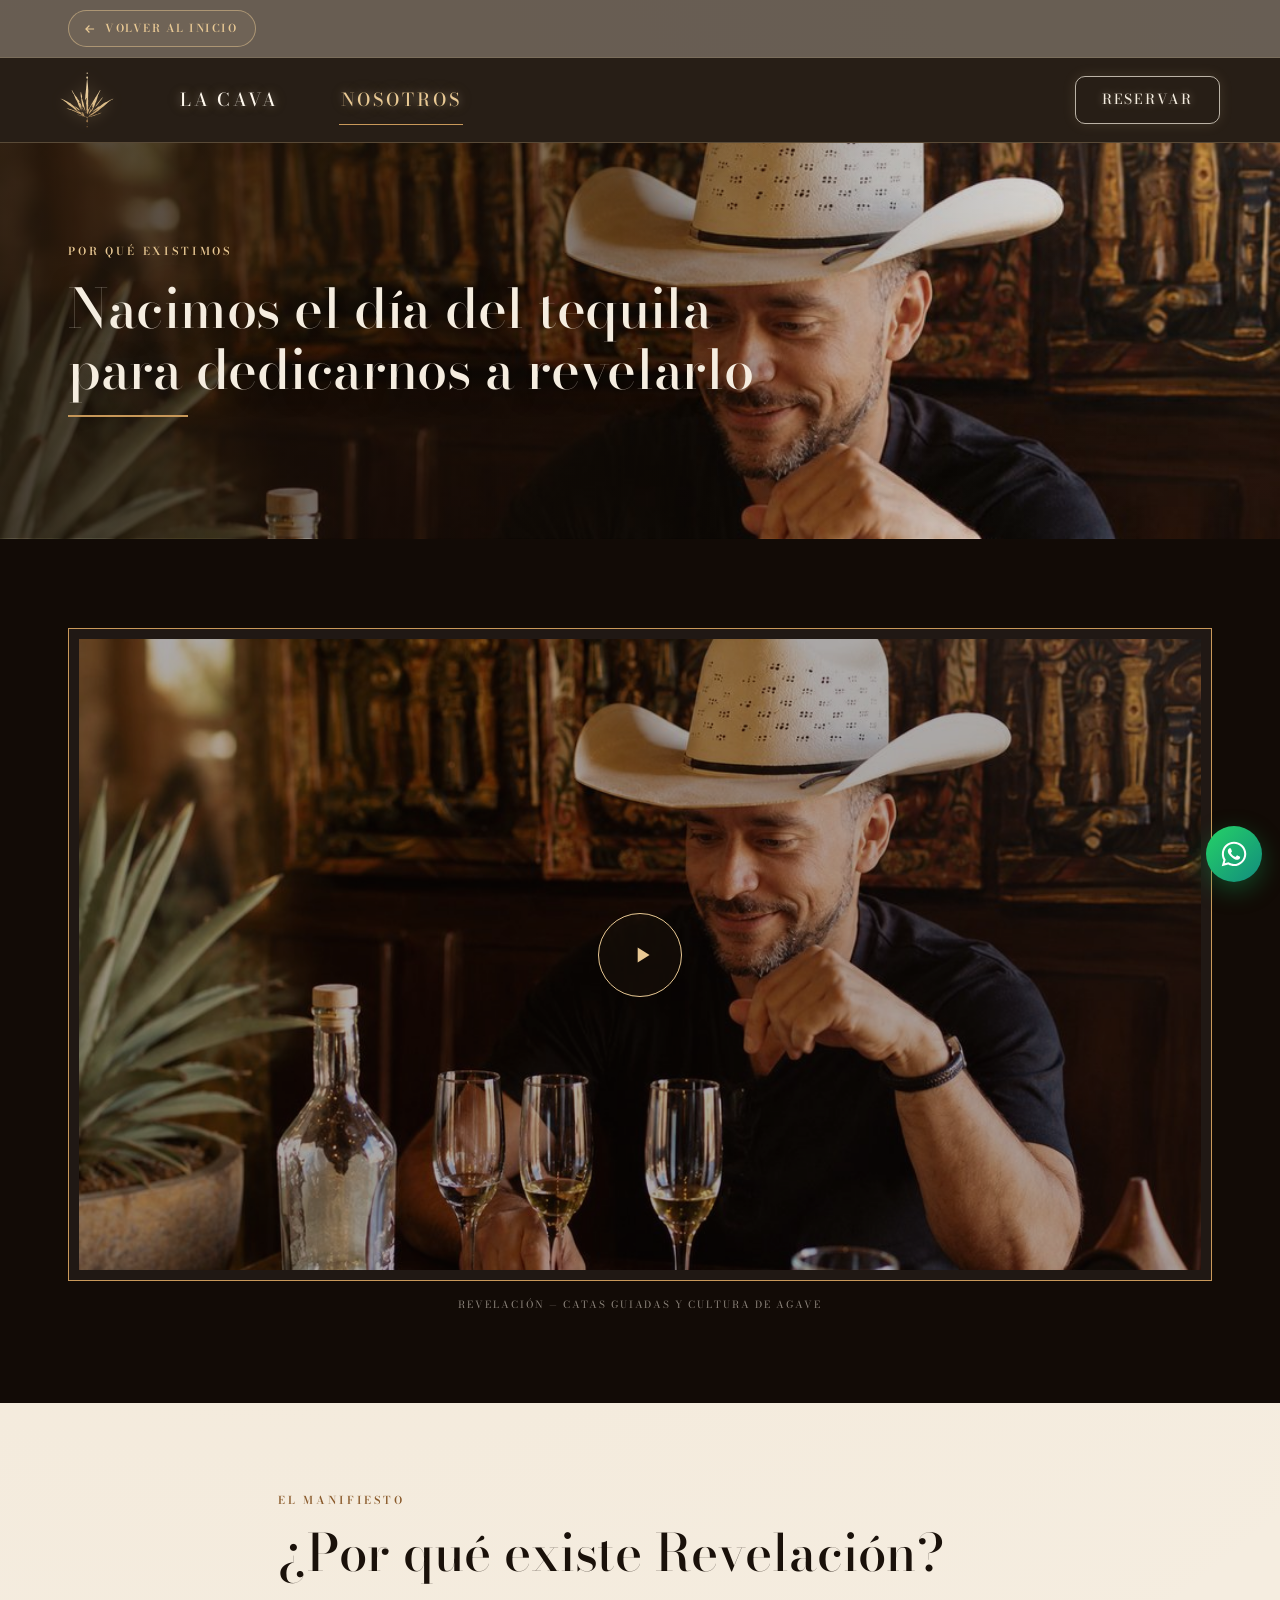
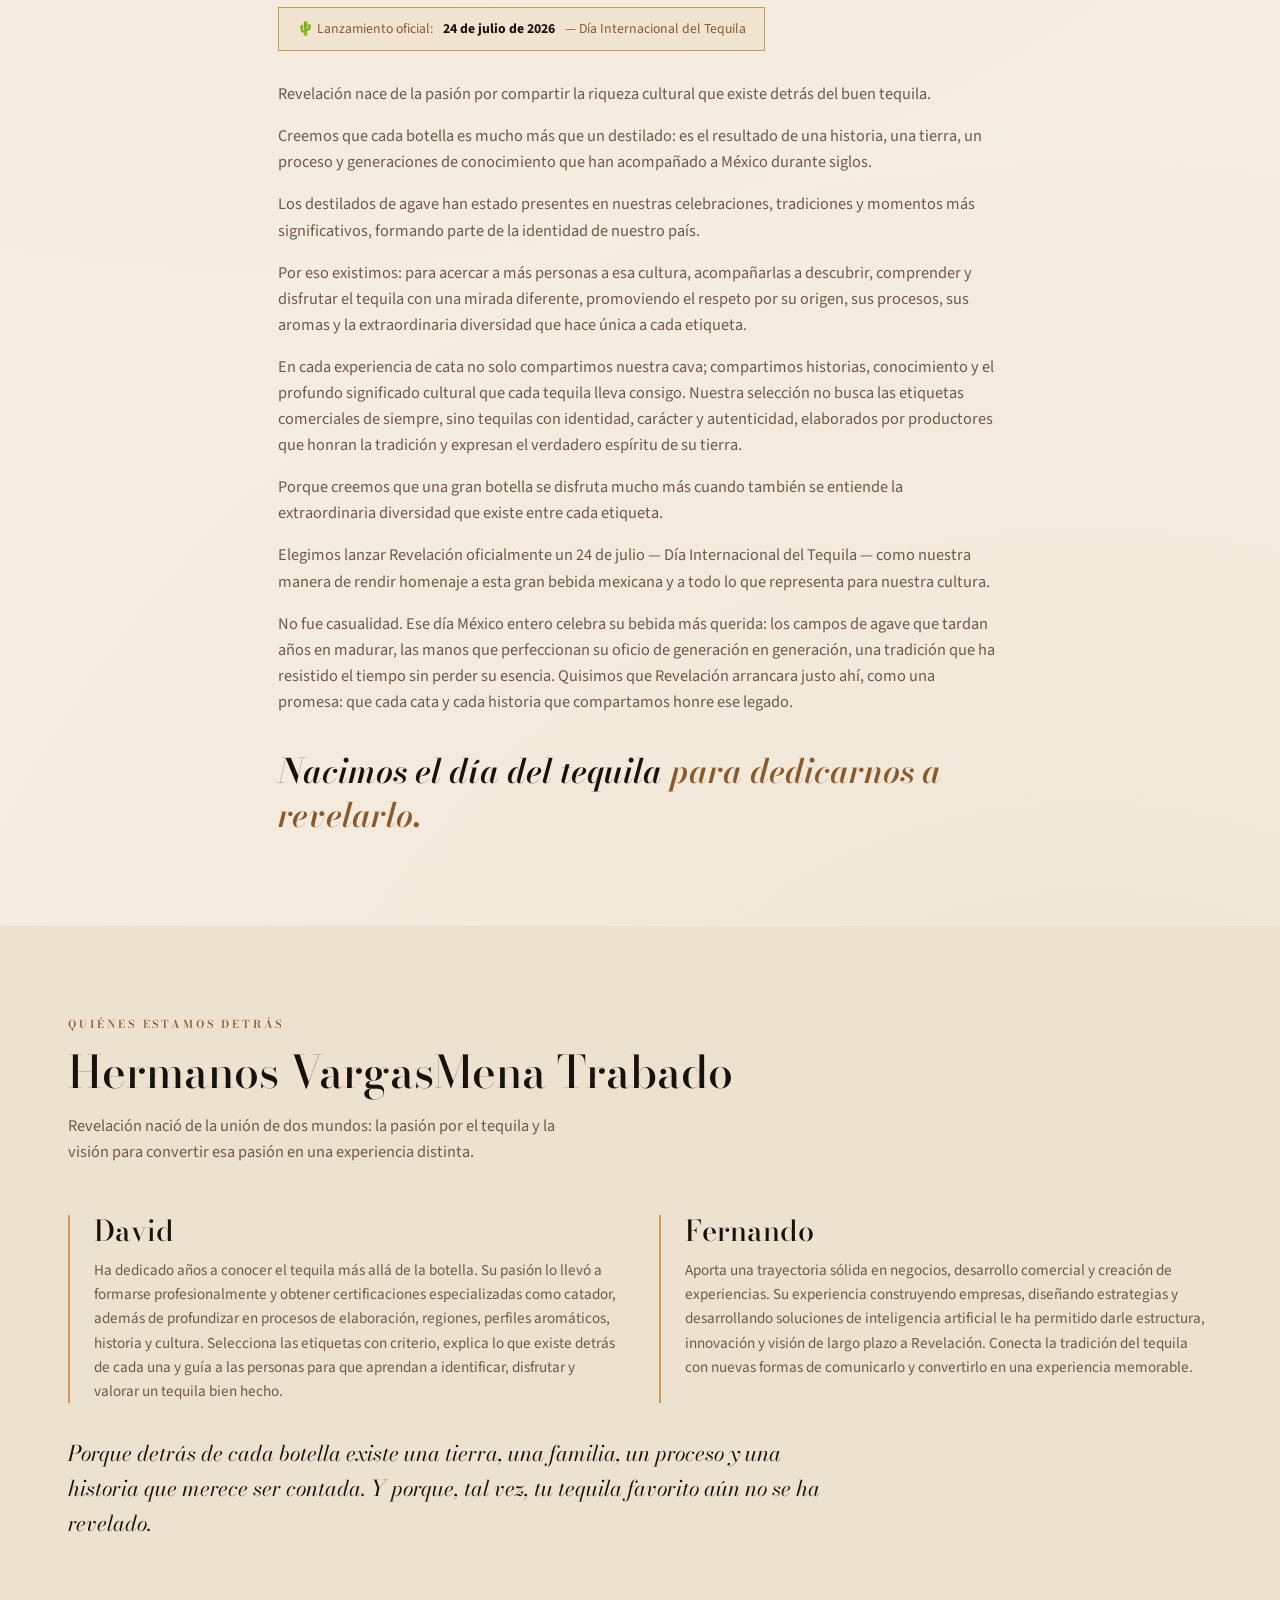
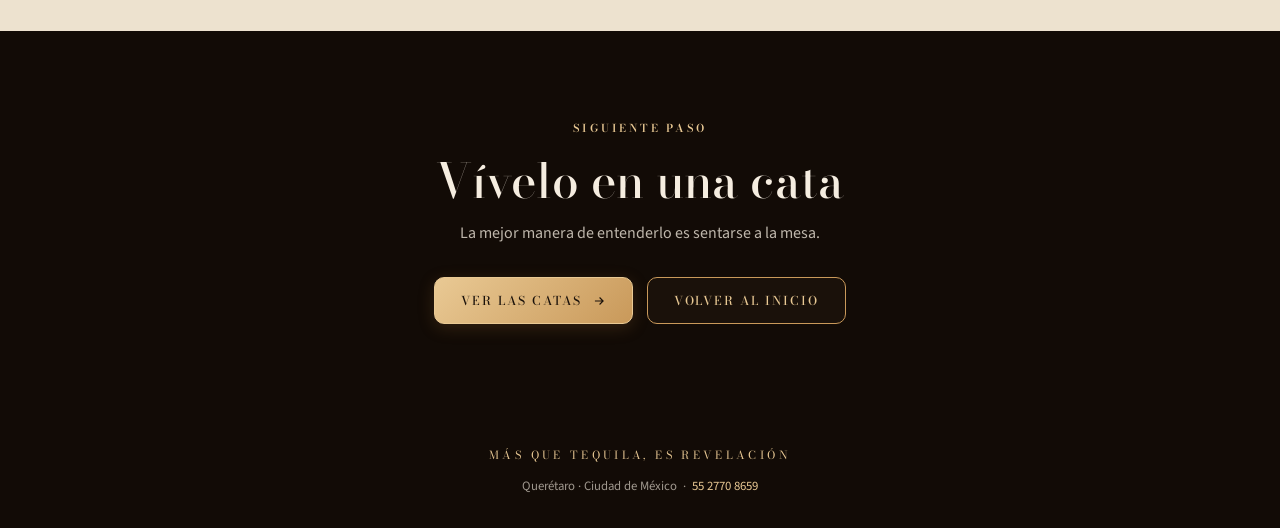
<file: por-que-existimos.html>
<!DOCTYPE html>
<html lang="es-MX">
<head>
<meta charset="UTF-8">
<script>try{var n=performance.getEntriesByType("navigation")[0];if((n&&n.type==="reload")||(!n&&performance.navigation&&performance.navigation.type===1)){location.replace("index.html")}}catch(e){}</script>
<meta name="viewport" content="width=device-width, initial-scale=1.0">
<title>Por qué existimos — Revelación</title>
<meta name="description" content="Revelación nace para acercar a más personas a la cultura del buen tequila: origen, procesos y etiquetas con identidad.">
<link rel="canonical" href="https://www.revelacion.mx/por-que-existimos.html">
<meta property="og:type" content="website">
<meta property="og:url" content="https://www.revelacion.mx/por-que-existimos.html">
<meta property="og:title" content="Por qué existimos — Revelación">
<meta property="og:description" content="Nacimos el día del tequila para dedicarnos a revelarlo. Nuestra misión, el manifiesto y quiénes estamos detrás.">
<meta property="og:image" content="https://www.revelacion.mx/images/og-revelacion-v2.jpg">
<meta property="og:image:width" content="1200">
<meta property="og:image:height" content="630">
<meta property="og:locale" content="es_MX">
<meta name="twitter:card" content="summary_large_image">
<meta name="twitter:title" content="Por qué existimos — Revelación">
<meta name="twitter:description" content="Nacimos el día del tequila para dedicarnos a revelarlo. Nuestra misión, el manifiesto y quiénes estamos detrás.">
<meta name="twitter:image" content="https://www.revelacion.mx/images/og-revelacion-v2.jpg">
<link rel="preconnect" href="https://fonts.googleapis.com">
<link rel="preconnect" href="https://fonts.gstatic.com" crossorigin>
<link href="https://fonts.googleapis.com/css2?family=Bodoni+Moda:ital,opsz,wght@0,6..96,400..800;1,6..96,400..800&family=Source+Sans+3:ital,wght@0,300..700;1,300..700&display=swap" rel="stylesheet">
<link rel="stylesheet" href="./estilo.css">
</head>
<body>

<div class="back-strip"><div class="wrap"><a class="back-btn" href="index.html"><svg viewBox="0 0 24 24" fill="none" stroke="currentColor" stroke-width="2" aria-hidden="true"><path d="M19 12H5M11 18l-6-6 6-6"/></svg>Volver al inicio</a></div></div>

<header>
  <div class="nav">
    <a class="nav-home" href="index.html" aria-label="Inicio — Revelación"><img src="./images/agave-icono.svg" alt="" width="177" height="184"></a>
    <nav class="nav-links" aria-label="Principal">
      <a href="https://cavarevelacion.netlify.app/">La Cava</a>
      <a href="por-que-existimos.html" class="on">Nosotros</a>
    </nav>
    <a class="btn btn-outline btn-sm" href="https://wa.me/525527708659?text=Hola%2C%20quiero%20reservar%20una%20cata%20Revelaci%C3%B3n" target="_blank" rel="noopener">Reservar</a>
  </div>
</header>

<section class="hero short" style="background-image:linear-gradient(100deg,rgba(26,17,10,.80) 0%,rgba(26,17,10,.50) 45%,rgba(26,17,10,.18) 78%),url(./images/porque_existimos.jpg);background-position:center 30%">
  <div class="hero-inner">
    <div class="eyebrow">Por qué existimos</div>
    <h1>Nacimos el día del tequila<br>para dedicarnos a revelarlo</h1>
    <div class="bar"></div>
  </div>
</section>

<!-- VIDEO -->
<section class="band band-ink">
  <div class="wrap">
    <div class="video-block">
      <div class="video-poster" style="background-image:url(./images/porque_existimos.jpg)" data-yt="UYOSegj928s" role="button" tabindex="0" aria-label="Reproducir video">
        <span class="play"><svg viewBox="0 0 24 24"><path d="M8 5v14l11-7z"/></svg></span>
      </div>
    </div>
    <p style="text-align:center;color:rgba(245,237,224,.55);font-family:var(--caps);font-size:.62rem;letter-spacing:.2em;text-transform:uppercase;margin-top:16px">Revelación — Catas guiadas y cultura de agave</p>
  </div>
</section>

<!-- MANIFIESTO -->
<section class="band">
  <div class="wrap" style="max-width:820px">
    <div class="eyebrow">El manifiesto</div>
    <h2 style="font-size:clamp(2rem,4.4vw,3.2rem);margin:14px 0 26px;color:var(--teal)">¿Por qué existe Revelación?</h2>

    <div style="display:inline-flex;align-items:center;gap:10px;border:1px solid var(--gold);background:rgba(201,153,90,.10);padding:10px 18px;margin-bottom:30px;font-size:.86rem;color:var(--gold-dk)">
      🌵 Lanzamiento oficial: <strong style="color:var(--teal)">24 de julio de 2026</strong> — Día Internacional del Tequila
    </div>

    <div style="color:var(--muted);display:grid;gap:16px;font-size:1.02rem">
      <p>Revelación nace de la pasión por compartir la riqueza cultural que existe detrás del buen tequila.</p>
      <p>Creemos que cada botella es mucho más que un destilado: es el resultado de una historia, una tierra, un proceso y generaciones de conocimiento que han acompañado a México durante siglos.</p>
      <p>Los destilados de agave han estado presentes en nuestras celebraciones, tradiciones y momentos más significativos, formando parte de la identidad de nuestro país.</p>
      <p>Por eso existimos: para acercar a más personas a esa cultura, acompañarlas a descubrir, comprender y disfrutar el tequila con una mirada diferente, promoviendo el respeto por su origen, sus procesos, sus aromas y la extraordinaria diversidad que hace única a cada etiqueta.</p>
      <p>En cada experiencia de cata no solo compartimos nuestra cava; compartimos historias, conocimiento y el profundo significado cultural que cada tequila lleva consigo. Nuestra selección no busca las etiquetas comerciales de siempre, sino tequilas con identidad, carácter y autenticidad, elaborados por productores que honran la tradición y expresan el verdadero espíritu de su tierra.</p>
      <p>Porque creemos que una gran botella se disfruta mucho más cuando también se entiende la extraordinaria diversidad que existe entre cada etiqueta.</p>
      <p>Elegimos lanzar Revelación oficialmente un 24 de julio — Día Internacional del Tequila — como nuestra manera de rendir homenaje a esta gran bebida mexicana y a todo lo que representa para nuestra cultura.</p>
      <p>No fue casualidad. Ese día México entero celebra su bebida más querida: los campos de agave que tardan años en madurar, las manos que perfeccionan su oficio de generación en generación, una tradición que ha resistido el tiempo sin perder su esencia. Quisimos que Revelación arrancara justo ahí, como una promesa: que cada cata y cada historia que compartamos honre ese legado.</p>
    </div>

    <p style="font-family:var(--serif);font-style:italic;font-weight:600;font-size:clamp(1.5rem,3vw,2.1rem);color:var(--teal);margin-top:34px;line-height:1.3">
      Nacimos el día del tequila <em style="color:var(--gold-dk)">para dedicarnos a revelarlo.</em>
    </p>
  </div>
</section>

<!-- FUNDADORES -->
<section class="band band-alt">
  <div class="wrap">
    <div class="sec-head">
      <div class="eyebrow">Quiénes estamos detrás</div>
      <h2>Hermanos VargasMena Trabado</h2>
      <p>Revelación nació de la unión de dos mundos: la pasión por el tequila y la visión para convertir esa pasión en una experiencia distinta.</p>
    </div>
    <div style="display:grid;grid-template-columns:1fr 1fr;gap:clamp(22px,3vw,44px)" class="founders-grid">
      <div style="border-left:2px solid var(--gold);padding-left:24px">
        <h3 style="font-size:1.8rem;color:var(--teal);margin-bottom:10px">David</h3>
        <p style="color:var(--muted);font-size:.95rem">Ha dedicado años a conocer el tequila más allá de la botella. Su pasión lo llevó a formarse profesionalmente y obtener certificaciones especializadas como catador, además de profundizar en procesos de elaboración, regiones, perfiles aromáticos, historia y cultura. Selecciona las etiquetas con criterio, explica lo que existe detrás de cada una y guía a las personas para que aprendan a identificar, disfrutar y valorar un tequila bien hecho.</p>
      </div>
      <div style="border-left:2px solid var(--gold);padding-left:24px">
        <h3 style="font-size:1.8rem;color:var(--teal);margin-bottom:10px">Fernando</h3>
        <p style="color:var(--muted);font-size:.95rem">Aporta una trayectoria sólida en negocios, desarrollo comercial y creación de experiencias. Su experiencia construyendo empresas, diseñando estrategias y desarrollando soluciones de inteligencia artificial le ha permitido darle estructura, innovación y visión de largo plazo a Revelación. Conecta la tradición del tequila con nuevas formas de comunicarlo y convertirlo en una experiencia memorable.</p>
      </div>
    </div>
    <p style="font-family:var(--serif);font-style:italic;font-size:1.35rem;color:var(--teal);margin-top:34px;max-width:60ch">
      Porque detrás de cada botella existe una tierra, una familia, un proceso y una historia que merece ser contada. Y porque, tal vez, tu tequila favorito aún no se ha revelado.
    </p>
  </div>
</section>

<!-- CTA -->
<section class="band-ink">
  <div class="wrap cta-final">
    <div class="eyebrow">Siguiente paso</div>
    <h2>Vívelo en una cata</h2>
    <p>La mejor manera de entenderlo es sentarse a la mesa.</p>
    <div class="row">
      <a class="btn btn-gold" href="experiencias-cata.html">Ver las catas
        <svg viewBox="0 0 24 24" fill="none" stroke="currentColor" stroke-width="2"><path d="M5 12h14M13 6l6 6-6 6"/></svg>
      </a>
      <a class="btn btn-dark" href="index.html" style="border-color:var(--gold)">Volver al inicio</a>
    </div>
  </div>
</section>

<footer>
  <div class="wrap">
    <div class="lockup">Más que tequila, es Revelación</div>
    <div class="meta">Querétaro · Ciudad de México &nbsp;·&nbsp; <a href="https://wa.me/525527708659" target="_blank" rel="noopener">55 2770 8659</a></div>
  </div>
</footer>

<a class="wsp-float" href="https://wa.me/525527708659" target="_blank" rel="noopener" aria-label="WhatsApp">
  <svg viewBox="0 0 448 512"><path d="M380.9 97.1C339 55.1 283.2 32 223.9 32c-122.4 0-222 99.6-222 222 0 39.1 10.2 77.3 29.6 111L0 480l117.7-30.9c32.4 17.7 68.9 27 106.1 27h.1c122.3 0 224.1-99.6 224.1-222 0-59.3-25.2-115-67.1-157zm-157 341.6c-33.2 0-65.7-8.9-94-25.7l-6.7-4-69.8 18.3L72 359.6l-4.4-7c-18.5-29.4-28.2-63.3-28.2-98.2 0-101.7 82.8-184.5 184.6-184.5 49.3 0 95.6 19.2 130.4 54.1 34.8 34.9 56.2 81.2 56.1 130.5 0 101.8-84.9 184.6-186.6 184.6zm101.2-138.2c-5.5-2.8-32.8-16.2-37.9-18-5.1-1.9-8.8-2.8-12.5 2.8-3.7 5.6-14.3 18-17.6 21.8-3.2 3.7-6.5 4.2-12 1.4-32.6-16.3-54-29.1-75.5-66-5.7-9.8 5.7-9.1 16.3-30.3 1.8-3.7.9-6.9-.5-9.7-1.4-2.8-12.5-30.1-17.1-41.2-4.5-10.8-9.1-9.3-12.5-9.5-3.2-.2-6.9-.2-10.6-.2-3.7 0-9.7 1.4-14.8 6.9-5.1 5.6-19.4 19-19.4 46.3 0 27.3 19.9 53.7 22.6 57.4 2.8 3.7 39.1 59.7 94.8 83.8 35.2 15.2 49 16.5 66.6 13.9 10.7-1.6 32.8-13.4 37.4-26.4 4.6-13 4.6-24.1 3.2-26.4-1.3-2.5-5-3.9-10.5-6.6z"/></svg>
</a>

<script>
  var mb=document.getElementById('menuBtn'),mm=document.getElementById('mobile-menu');
  if(mb)mb.addEventListener('click',function(){mm.classList.toggle('open')});
  document.querySelectorAll('[data-yt]').forEach(function(el){
    el.addEventListener('click',function(){
      var id=el.getAttribute('data-yt');
      el.classList.add('playing');
      el.innerHTML='<iframe src="https://www.youtube-nocookie.com/embed/'+id+'?autoplay=1&rel=0&modestbranding=1" title="Video Revelación" allow="autoplay; encrypted-media; picture-in-picture" allowfullscreen></iframe>';
    });
  });
</script>
</body>
</html>
</file>
<file: estilo.css>
/* ============================================================
   Revelación — hoja de estilo compartida del portal
   Se usa en index.html, experiencias-cata.html, por-que-existimos.html
   Identidad 2026: espresso + oro + marfil, acento azul agave
   ============================================================ */
:root{
  /* Paleta institucional */
  --espresso:#1A110A; --espresso-2:#2A1A0F; --espresso-3:#120B06;
  --cream:#F5EDE0; --cream-2:#EDE2CF; --cream-3:#E2D3BA;
  --gold:#C9995A; --gold-lt:#E9C994; --gold-dk:#8A5A2B;
  --agave:#6199B0; --agave-lt:#8DB9CC; --agave-dk:#3F6F84;
  --muted:#6E5A46; --line:rgba(201,153,90,.32);
  /* Alias de la paleta anterior (los usan estilos en línea) */
  --ink:var(--espresso); --teal:var(--espresso); --teal-2:var(--espresso-2);
  /* Tipografía */
  --serif:'Bodoni Moda',Georgia,serif;
  --caps:'Bodoni Moda',Georgia,serif;
  --sans:'Source Sans 3',system-ui,sans-serif;
  --maxw:1240px;
}
*{margin:0;padding:0;box-sizing:border-box}
html{-webkit-text-size-adjust:100%}
body{
  background-color:var(--cream);
  background-image:
    radial-gradient(circle at 20% 10%, rgba(201,153,90,.07) 0, transparent 45%),
    radial-gradient(circle at 85% 80%, rgba(138,90,43,.06) 0, transparent 40%);
  color:var(--ink); font-family:var(--sans);
  line-height:1.6; overflow-x:hidden;
}
img{max-width:100%;display:block}
a{color:inherit;text-decoration:none}

.wrap{max-width:var(--maxw);margin:0 auto;padding:0 clamp(20px,5vw,48px)}
.eyebrow{font-family:var(--caps);font-weight:600;letter-spacing:.26em;text-transform:uppercase;font-size:.68rem;color:var(--gold-dk)}
h1,h2,h3,.serif{font-family:var(--serif);font-weight:500;line-height:1.12}
.sr-only{position:absolute;width:1px;height:1px;padding:0;margin:-1px;overflow:hidden;clip:rect(0,0,0,0);white-space:nowrap;border:0}

/* ---------- NAV ---------- */
.back-strip{background:rgba(20,9,0,.62);border-bottom:1px solid rgba(233,201,148,.14)}.back-strip .wrap{padding-top:10px;padding-bottom:10px}.back-btn{display:inline-flex;align-items:center;gap:8px;color:var(--gold-lt);text-decoration:none;font-family:var(--caps);font-size:.68rem;font-weight:600;letter-spacing:.14em;text-transform:uppercase;padding:9px 18px 9px 14px;border-radius:999px;border:1px solid rgba(233,201,148,.5);background:rgba(233,201,148,.06);transition:.25s}.back-btn:hover{background:rgba(233,201,148,.16);border-color:var(--gold-lt);color:#FFF8EE}.back-btn svg{width:14px;height:14px;flex:none}header{position:sticky;top:0;z-index:100;background:rgba(26,17,10,.94);backdrop-filter:blur(10px);-webkit-backdrop-filter:blur(10px);border-bottom:1px solid rgba(233,201,148,.26)}
.nav{max-width:var(--maxw);margin:0 auto;padding:14px clamp(16px,4vw,40px);display:flex;align-items:center;gap:clamp(18px,5vw,64px)}
.nav-home{display:flex;align-items:center;min-height:44px;color:var(--gold-lt);flex:0 0 auto}
.nav-home img{width:auto;height:56px;display:block;filter:drop-shadow(0 0 8px rgba(233,201,148,.35))}
.nav-links{display:flex;gap:clamp(18px,4.5vw,64px);flex:1}
.nav-links a{font-family:var(--caps);font-size:1.12rem;font-weight:500;letter-spacing:.16em;text-transform:uppercase;color:#FFF8EE;padding:10px 2px;border-bottom:1px solid transparent;text-shadow:0 0 10px rgba(255,236,204,.45),0 0 24px rgba(233,201,148,.22);transition:.25s}
.nav-links a:hover,.nav-links a.on{color:var(--gold-lt);border-bottom-color:var(--gold)}

/* ---------- BOTONES ---------- */
.btn{display:inline-flex;align-items:center;justify-content:center;gap:10px;min-height:44px;font-family:var(--caps);font-size:.76rem;letter-spacing:.16em;text-transform:uppercase;font-weight:500;padding:13px 26px;border-radius:10px;transition:.25s;white-space:nowrap}
.btn svg{width:14px;height:14px;flex:none}
.btn-cream{background:var(--cream);color:var(--espresso);border:1px solid var(--gold-lt);box-shadow:0 6px 22px rgba(0,0,0,.35)}
.btn-cream:hover{background:#FFF8EC;transform:translateY(-2px)}
.btn-gold{background:linear-gradient(135deg,var(--gold-lt),var(--gold));color:var(--espresso);border:1px solid var(--gold-lt);box-shadow:0 4px 16px rgba(138,90,43,.28)}
.btn-gold:hover{transform:translateY(-2px);box-shadow:0 8px 22px rgba(138,90,43,.4)}
.btn-outline{background:transparent;color:var(--cream);border:1px solid rgba(245,237,224,.72)}
.btn-outline:hover{border-color:var(--gold-lt);color:var(--gold-lt)}
.btn-dark{background:var(--espresso);color:var(--gold-lt);border:1px solid var(--gold)}
.btn-dark:hover{background:var(--espresso-2);transform:translateY(-2px)}
.btn-ghost{background:transparent;color:var(--gold-dk);border:1px solid var(--gold)}
.btn-ghost:hover{background:rgba(201,153,90,.12)}
.btn-wsp{background:linear-gradient(135deg,#25D366,#128C7E);color:#fff;border:none}
.btn-wsp:hover{transform:translateY(-2px)}
.btn-sm{padding:10px 20px;font-size:.7rem}

/* ---------- HERO ---------- */
.hero{position:relative;display:flex;align-items:center;background-size:cover;background-position:center 60%}
.hero.tall{min-height:min(74vh,700px)}
.hero.short{min-height:min(42vh,380px)}
.hero-inner{max-width:var(--maxw);margin:0 auto;width:100%;padding:clamp(50px,8vw,100px) clamp(20px,5vw,48px)}
.hero .eyebrow{color:var(--gold-lt)}
.hero h1{font-size:clamp(2.4rem,6vw,4.6rem);color:var(--cream);margin:18px 0 6px;letter-spacing:-.005em;font-weight:500;text-shadow:0 3px 24px rgba(0,0,0,.5)}
.hero.short h1{font-size:clamp(2rem,4.6vw,3.4rem)}
.hero .bar{width:120px;height:2px;background:var(--gold);margin:14px 0 22px}
.hero p.lede{font-family:var(--serif);font-style:italic;font-weight:400;font-size:clamp(1.15rem,2.2vw,1.6rem);color:#F0E6D4;max-width:32ch;line-height:1.4;text-shadow:0 2px 14px rgba(0,0,0,.55);margin-top:18px}
.hero-cta{display:flex;gap:14px;flex-wrap:wrap;margin-top:32px}
.hero-divider{display:flex;align-items:center;gap:18px;margin-top:28px;max-width:720px}
.hero-divider .ln{flex:1;height:1px}
.hero-divider .ln.l{background:linear-gradient(90deg,transparent,var(--gold-lt))}
.hero-divider .ln.r{background:linear-gradient(90deg,var(--gold-lt),transparent)}
.hero-divider .txt{font-family:var(--serif);font-style:italic;font-weight:400;font-size:clamp(.78rem,1.5vw,.98rem);color:#F0E6D4;white-space:nowrap;text-shadow:0 2px 10px rgba(0,0,0,.5)}
@media(max-width:820px){
  .hero-divider{max-width:100%;flex-wrap:wrap;justify-content:center;text-align:center;gap:10px}
  .hero-divider .ln{display:none}
  .hero-divider .txt{white-space:normal}
}

/* ---------- PORTADA (index) ---------- */
.home header{position:fixed;left:0;right:0;top:0;background:linear-gradient(180deg,rgba(20,9,0,.62),rgba(20,9,0,.12));backdrop-filter:none;-webkit-backdrop-filter:none;border-bottom-color:rgba(245,237,224,.38);transition:background .3s}
.home header.scrolled{background:rgba(26,17,10,.95);backdrop-filter:blur(10px);-webkit-backdrop-filter:blur(10px);border-bottom-color:rgba(233,201,148,.26)}
.hero-home{height:100vh;height:100svh;min-height:0;box-sizing:border-box;flex-direction:column;align-items:stretch;justify-content:space-between;background:#140900 url(images/portada-revelacion.jpg) 70% 50%/cover no-repeat;overflow:hidden}
.hero-home::before{content:"";position:absolute;inset:0;background:linear-gradient(90deg,rgba(20,9,0,.95) 0%,rgba(20,9,0,.84) 26%,rgba(20,9,0,.4) 50%,rgba(20,9,0,0) 70%),linear-gradient(0deg,rgba(20,9,0,.8) 0%,rgba(20,9,0,0) 32%)}
.hero-home>*{position:relative}
.hero-home .hero-inner{padding:calc(76px + clamp(8px,3vh,40px)) clamp(20px,5vw,48px) 0}
header .nav>.btn-sm{font-size:.86rem;letter-spacing:.14em;padding:12px 26px;text-shadow:0 0 10px rgba(255,236,204,.4);box-shadow:0 0 14px rgba(233,201,148,.12)}
.hero-logo{display:block;width:min(560px,38vw,calc(25vh*2.92));height:auto;filter:drop-shadow(0 4px 24px rgba(0,0,0,.45))}
.hero-home .hero-title{font-family:var(--serif);font-weight:500;letter-spacing:0;font-variation-settings:'opsz' 28;font-size:clamp(1.7rem,min(4.2vw,6.4vh),3.75rem);line-height:1.06;color:#FFF8EE;margin-top:clamp(18px,4.5vh,60px);text-shadow:0 2px 18px rgba(0,0,0,.45)}
.hero-slogan{font-family:var(--serif);font-weight:400;font-variation-settings:'opsz' 24;font-size:clamp(1.1rem,min(2.2vw,3.4vh),1.95rem);line-height:1.25;color:var(--cream);margin-top:clamp(10px,2vh,24px)}
.hero-cta-home{margin-top:clamp(18px,3.8vh,46px)}
.btn-lg{min-height:56px;padding:14px 22px 14px 32px;font-size:.92rem;letter-spacing:.1em;gap:18px}
.btn .ico-copa{width:22px;height:22px}
.hero-note{font-family:var(--sans);font-size:1.02rem;color:rgba(245,237,224,.9);margin-top:clamp(8px,1.6vh,14px);letter-spacing:.02em}
.hero-band-wrap{width:100%;padding-bottom:clamp(14px,3vh,32px)}
.maestro-band{display:flex;align-items:center;gap:clamp(16px,2.6vw,40px);padding:clamp(16px,2vw,26px) clamp(20px,3vw,40px);border:1px solid rgba(201,153,90,.6);border-radius:14px;background:rgba(18,9,2,.74);backdrop-filter:blur(6px);-webkit-backdrop-filter:blur(6px)}
.maestro-band img{width:clamp(48px,5vw,74px);height:auto;flex:none}
.mb-title{font-family:var(--serif);font-weight:500;font-variation-settings:'opsz' 28;font-size:clamp(1.5rem,2.4vw,2.2rem);color:var(--cream);white-space:nowrap}
.mb-div{width:1px;align-self:stretch;background:var(--agave);margin:4px 0;flex:none}
.mb-text{flex:1;min-width:220px;font-family:var(--sans);font-size:1.06rem;color:rgba(245,237,224,.9);letter-spacing:.02em}
.btn-band{font-family:var(--sans);text-transform:none;font-size:1rem;letter-spacing:.02em;font-weight:500;padding:13px 24px;border-radius:12px;gap:14px}
.btn-band svg{width:18px;height:18px}
@media(max-width:820px){
  .hero-home{background-position:74% 0%;background-size:auto 72%;background-color:#140900}
  .hero-home::before{background:linear-gradient(180deg,rgba(20,9,0,.5) 0%,rgba(20,9,0,.34) 13%,rgba(20,9,0,.8) 30%,rgba(20,9,0,.93) 48%,#140900 66%)}
  .hero-home .hero-inner{padding:calc(60px + 2vh) 20px 0;margin-top:auto}
  .hero-cta-home .btn{width:100%;justify-content:space-between}
  .maestro-band{flex-wrap:wrap;gap:12px 16px}
  .mb-div{display:none}
  .mb-text{flex:1 1 100%;font-size:1rem}
  .btn-band{flex:1 1 100%}
  .home .wsp-float{display:none}
  .home .hero-band-wrap{padding-bottom:12px}
}

/* ---------- TARJETAS DE ACCESO ---------- */
.quick{padding:clamp(28px,4vw,46px) 0 clamp(30px,4vw,50px)}
.quick-grid{display:grid;grid-template-columns:repeat(4,1fr);gap:clamp(14px,2vw,26px)}
.qcard{position:relative;background:var(--cream-2);border:1px solid var(--gold);padding:12px;transition:transform .3s,box-shadow .3s}
.qcard::after{content:"";position:absolute;inset:5px;border:1px solid rgba(201,153,90,.4);pointer-events:none}
.qcard:hover{transform:translateY(-4px);box-shadow:0 14px 34px rgba(60,36,16,.22)}
.qcard .ph{height:clamp(110px,13vw,160px);background-size:cover;background-position:center}
.qcard .lbl{text-align:center;padding:12px 6px 6px;font-family:var(--serif);font-size:clamp(1rem,1.5vw,1.3rem);font-weight:500;color:var(--ink)}
.qcard .dash{width:34px;height:2px;background:var(--gold);margin:0 auto 10px}
.qcard .sub{text-align:center;padding:0 14px 16px;font-family:var(--sans);font-size:.84rem;line-height:1.4;color:var(--muted);min-height:2.8em}

/* ---------- SECCIONES ---------- */
section.band{padding:clamp(54px,7vw,96px) 0}
.band-dark{background:var(--espresso);color:var(--cream)}
.band-ink{background:var(--espresso-3);color:var(--cream)}
.band-alt{background:var(--cream-2)}
.sec-head{max-width:760px;margin-bottom:clamp(30px,4vw,50px)}
.sec-head h2{font-size:clamp(1.8rem,3.8vw,2.8rem);margin:14px 0 16px}
.sec-head p{font-size:1.02rem;color:var(--muted);max-width:62ch}
.band-dark .sec-head p,.band-ink .sec-head p{color:rgba(245,237,224,.78)}
.band-dark .eyebrow,.band-ink .eyebrow{color:var(--gold-lt)}
.band-dark .sec-head h2,.band-ink .sec-head h2{color:var(--cream)}

.tesis{display:grid;grid-template-columns:1.15fr .85fr;gap:clamp(30px,5vw,70px);align-items:center}
.tesis blockquote{font-family:var(--serif);font-style:italic;font-weight:400;font-size:clamp(1.4rem,2.7vw,2rem);line-height:1.34;color:var(--espresso)}
.tesis blockquote em{color:var(--gold-dk);font-style:italic}
.tesis .body{margin-top:20px;color:var(--muted);font-size:1rem}
.facts{border-top:1px solid var(--line)}
.fact{display:flex;gap:18px;padding:16px 4px;border-bottom:1px solid var(--line);align-items:baseline}
.fact .n{font-family:var(--caps);font-size:.72rem;color:var(--gold-dk);letter-spacing:.16em;flex:0 0 34px}
.fact strong{font-family:var(--serif);font-size:1.2rem;font-weight:500;display:block;color:var(--espresso)}
.fact span{font-size:.88rem;color:var(--muted)}

/* formatos */
.formatos{display:grid;grid-template-columns:repeat(3,1fr);gap:clamp(18px,2.4vw,30px)}
.fcard{background:var(--cream);border:1px solid var(--line);display:flex;flex-direction:column;overflow:hidden;transition:.3s}
.fcard:hover{transform:translateY(-4px);box-shadow:0 18px 40px rgba(60,36,16,.2);border-color:var(--gold)}
.fcard .img{height:190px;background-size:cover;background-position:center}
.fcard .in{padding:24px 24px 26px;display:flex;flex-direction:column;flex:1}
.fcard h3{font-size:1.45rem;margin:10px 0 8px;color:var(--espresso)}
.fcard .who{font-size:.84rem;color:var(--gold-dk);font-weight:500;letter-spacing:.04em}
.fcard ul{list-style:none;margin:14px 0 20px;display:grid;gap:8px}
.fcard li{position:relative;padding-left:18px;font-size:.92rem;color:var(--muted)}
.fcard li::before{content:"";position:absolute;left:0;top:.55em;width:7px;height:7px;border:1px solid var(--gold);transform:rotate(45deg)}
.fcard .foot{margin-top:auto}

.incluye{margin-top:clamp(32px,4vw,50px);border:1px solid var(--line);background:var(--cream);padding:clamp(26px,3.4vw,40px)}
.incluye h3{font-size:1.55rem;color:var(--espresso);margin-bottom:20px}
.inc-grid{display:grid;grid-template-columns:repeat(5,1fr);gap:22px}
.inc-item .k{font-family:var(--caps);font-size:.66rem;letter-spacing:.18em;color:var(--gold-dk);display:block;margin-bottom:6px}
.inc-item p{font-size:.92rem;color:var(--muted)}

/* video */
.video-block{border:1px solid var(--gold);padding:10px;background:rgba(245,237,224,.06)}
.video-poster{position:relative;aspect-ratio:16/9;background-size:cover;background-position:center;background-color:#000;display:flex;align-items:center;justify-content:center;cursor:pointer}
.video-poster::after{content:"";position:absolute;inset:0;background:rgba(18,11,6,.35);transition:.3s}
.video-poster:hover::after{background:rgba(18,11,6,.18)}
.video-poster.playing::after{display:none}
.video-poster iframe{position:absolute;inset:0;width:100%;height:100%;border:0}
.play{position:relative;z-index:2;width:84px;height:84px;border-radius:50%;border:1px solid var(--gold-lt);background:rgba(26,17,10,.55);display:flex;align-items:center;justify-content:center;transition:.3s}
.play:hover{background:var(--gold);transform:scale(1.06)}
.play svg{width:26px;height:26px;fill:var(--gold-lt);margin-left:4px}
.play:hover svg{fill:var(--espresso)}

.split{display:grid;grid-template-columns:1fr 1fr;gap:clamp(28px,4.5vw,64px);align-items:center}
.split .media{border:1px solid var(--gold);padding:10px}
.split .media .ph{aspect-ratio:4/3;background-size:cover;background-position:center}
.split h2{font-size:clamp(1.8rem,3.8vw,2.8rem);margin:14px 0 16px;color:var(--espresso)}
.split p{color:var(--muted)}
.band-dark .split h2{color:var(--cream)}
.band-dark .split p{color:rgba(245,237,224,.8)}

.ia-glow{color:var(--agave-lt);text-shadow:0 0 10px rgba(97,153,176,.55),0 0 22px rgba(97,153,176,.25)}

/* CTA final */
.cta-final{text-align:center;padding:clamp(56px,7vw,96px) 0}
.cta-final h2{font-size:clamp(1.9rem,4.2vw,3rem);color:var(--cream);margin:16px 0 14px}
.cta-final p{color:rgba(245,237,224,.76);max-width:52ch;margin:0 auto 30px}
.cta-final .row{display:flex;gap:14px;justify-content:center;flex-wrap:wrap}

footer{background:var(--espresso-3);color:rgba(245,237,224,.62);padding:32px 0;text-align:center}
footer .lockup{font-family:var(--caps);font-size:.7rem;letter-spacing:.3em;text-transform:uppercase;color:var(--gold-lt)}
footer .meta{font-size:.8rem;margin-top:12px}
footer a{color:var(--gold-lt)}

.wsp-float{position:fixed;right:18px;bottom:18px;z-index:90;width:56px;height:56px;border-radius:50%;background:linear-gradient(135deg,#25D366,#128C7E);display:flex;align-items:center;justify-content:center;box-shadow:0 8px 24px rgba(18,140,74,.45)}
.wsp-float svg{width:28px;height:28px;fill:#fff}

/* ---------- RESPONSIVE ---------- */
@media(max-width:1000px){
  .quick-grid{grid-template-columns:repeat(2,1fr)}
  .formatos{grid-template-columns:1fr}
  .inc-grid{grid-template-columns:repeat(2,1fr)}
  .tesis,.split{grid-template-columns:1fr}
  .split .media{order:-1}
}
@media(max-width:820px){
  .nav{padding:6px 16px;gap:16px}
  .nav-home img{width:auto;height:42px}
  .nav-links{gap:18px}
  .nav-links a{font-size:.78rem;letter-spacing:.12em}
  header .nav>.btn-sm{padding:9px 14px;font-size:.68rem;letter-spacing:.1em}
  .hero.tall{min-height:auto}
  .hero-inner{padding:64px 20px 56px}
  .hero p.lede{max-width:100%}
  .hero-cta .btn{flex:1 1 100%}
}
@media(max-width:560px){
  .quick-grid{gap:12px}
  .inc-grid{grid-template-columns:1fr}
  .btn{padding:14px 20px}
}
@media(max-width:360px){
  .nav-links{gap:12px}
  .nav-links a{letter-spacing:.08em}
}
@media(prefers-reduced-motion:reduce){*{transition:none!important}}
@media(max-width:820px){ .founders-grid{grid-template-columns:1fr!important} }

/* ---------- PORTADA · CELULAR ---------- */
.nav-home img.nav-wordmark,header .btn .ico-arrow{display:none}
@media(max-width:820px){
  .home .nav{display:grid;grid-template-columns:1fr auto;grid-template-areas:"home cta" "links links";align-items:center;gap:6px 12px;padding:12px 18px 0}
  .home .nav-home{grid-area:home;gap:8px;min-height:40px;min-width:0}
  .home .nav-home img{width:auto;height:38px;flex:none}
  .home .nav-home img.nav-wordmark{display:block;flex:1 1 auto;min-width:0;width:100%;height:auto;max-width:230px;filter:drop-shadow(0 2px 10px rgba(0,0,0,.55))}
  .home header .nav>.btn-sm{grid-area:cta;border-radius:999px;padding:8px 12px 8px 14px;font-size:.62rem;letter-spacing:.12em;gap:6px;background:rgba(20,9,0,.35)}
  .home header .btn .ico-arrow{display:block;width:15px;height:15px}
  .home .nav-links{grid-area:links;gap:24px;padding:2px 0 0;border-top:1px solid rgba(233,201,148,.22);margin-top:2px}
  .home .nav-links a{font-size:.72rem;letter-spacing:.2em;padding:9px 0}
  .home header{border-bottom:0;background:linear-gradient(180deg,rgba(20,9,0,.78) 0%,rgba(20,9,0,.45) 70%,rgba(20,9,0,0) 100%)}
  .home .hero-home{background-size:auto 66%;background-position:68% 0}
  .home .hero-home::before{background:linear-gradient(180deg,rgba(20,9,0,.35) 0%,rgba(20,9,0,0) 20%,rgba(20,9,0,0) 34%,rgba(20,9,0,.75) 52%,#140900 66%)}
  .home .hero-logo{display:none}
  .home .hero-note{font-size:.88rem;margin-top:10px;color:rgba(245,237,224,.82)}
  .home .hero-home .hero-inner{padding:0 22px}
  .home .hero-home .hero-title{font-size:clamp(2.1rem,min(10.4vw,5.6svh),2.9rem);line-height:1.04;margin-top:0}
  .home .hero-slogan{font-size:clamp(1.05rem,min(4.9vw,2.6svh),1.3rem);margin-top:clamp(8px,1.4svh,14px)}
  .home .hero-cta-home{margin-top:clamp(14px,2.6svh,26px)}
  .home .btn-lg{min-height:52px}
  .home .hero-band-wrap{padding:clamp(12px,2.2svh,22px) 22px clamp(12px,2.4svh,24px)}
  .home .maestro-band{display:grid;grid-template-columns:1fr 44px;grid-template-areas:"tit btn" "txt btn";gap:2px 14px;padding:13px 14px 13px 18px;border-radius:14px;border-color:rgba(201,153,90,.42);background:rgba(18,9,2,.6);position:relative;overflow:hidden}
  .home .maestro-band::after{content:"";position:absolute;right:18px;bottom:-24px;width:150px;height:116px;background:url(images/agave-icono.svg) center/contain no-repeat;opacity:.18;pointer-events:none}
  .home .maestro-band img{display:none}
  .home .mb-title{grid-area:tit;font-size:1.22rem;line-height:1.1}
  .home .mb-text{grid-area:txt;min-width:0;font-size:.82rem;line-height:1.35;color:rgba(245,237,224,.78)}
  .home .btn-band{grid-area:btn;width:44px;height:44px;min-height:0;padding:0;border-radius:50%;font-size:0;gap:0;justify-content:center;position:relative;z-index:1}
  .home .btn-band svg{width:18px;height:18px}
}
@media(min-width:821px){
  .home .hero-band-wrap{display:flex}
  .home .maestro-band{display:grid;grid-template-columns:60px 1fr 52px;grid-template-areas:"ico tit btn" "ico txt btn";gap:4px 20px;align-items:center;width:min(560px,100%);padding:18px 20px 18px 22px;border-radius:16px;border-color:rgba(201,153,90,.45);background:rgba(18,9,2,.62);position:relative;overflow:hidden}
  .home .maestro-band::after{content:"";position:absolute;right:28px;bottom:-30px;width:210px;height:162px;background:url(images/agave-icono.svg) center/contain no-repeat;opacity:.2;pointer-events:none}
  .home .maestro-band img{grid-area:ico;width:60px}
  .home .mb-div{display:none}
  .home .mb-title{grid-area:tit;font-size:1.6rem;line-height:1.1}
  .home .mb-text{grid-area:txt;min-width:0;font-size:.98rem;line-height:1.4;color:rgba(245,237,224,.8)}
  .home .btn-band{grid-area:btn;width:52px;height:52px;min-height:0;padding:0;border-radius:50%;font-size:0;gap:0;justify-content:center;position:relative;z-index:1}
  .home .btn-band svg{width:20px;height:20px}
}
@media(min-width:821px){
  /* propuesta: menos agaves, escala menor, más aire */
  .home .nav-home{display:none}
  .home .hero-home .hero-inner{padding-top:calc(76px + clamp(22px,6.5vh,96px))}
  .home .hero-logo{width:min(430px,29vw,calc(22vh*2.92))}
  .home .hero-home .hero-title{font-size:clamp(1.45rem,min(2.75vw,4.4vh),2.55rem);line-height:1.14;margin-top:clamp(30px,7vh,84px)}
  .home .hero-slogan{font-size:clamp(1rem,min(1.5vw,2.4vh),1.35rem);margin-top:clamp(14px,2.6vh,30px)}
  .home .hero-cta-home{margin-top:clamp(30px,6vh,72px)}
  .home .btn-lg{min-height:50px;padding:12px 20px 12px 28px;font-size:.84rem}
  .home .hero-note{font-size:.92rem;color:rgba(245,237,224,.78);margin-top:clamp(12px,2vh,22px)}
  .home .hero-band-wrap{padding-bottom:clamp(22px,5vh,56px)}
  .home .maestro-band{grid-template-columns:1fr 50px;grid-template-areas:"tit btn" "txt btn";width:min(500px,100%);padding:16px 18px 16px 24px}
  .home .maestro-band img{display:none}
  .home .maestro-band::after{right:-46px;bottom:-40px;width:200px;height:154px;opacity:.18}
  .home .mb-title{font-size:1.38rem}
  .home .mb-text{font-size:.9rem;white-space:nowrap}
  .home .btn-band{width:50px;height:50px}
}
@media(min-width:821px){
  /* bloque centrado: contenido + Maestro juntos */
  .home .hero-home{justify-content:center;padding-top:76px}
  .home .hero-home .hero-inner{padding-top:0}
  .home .hero-band-wrap{padding-top:clamp(36px,7vh,80px);padding-bottom:0}
}
</file>
